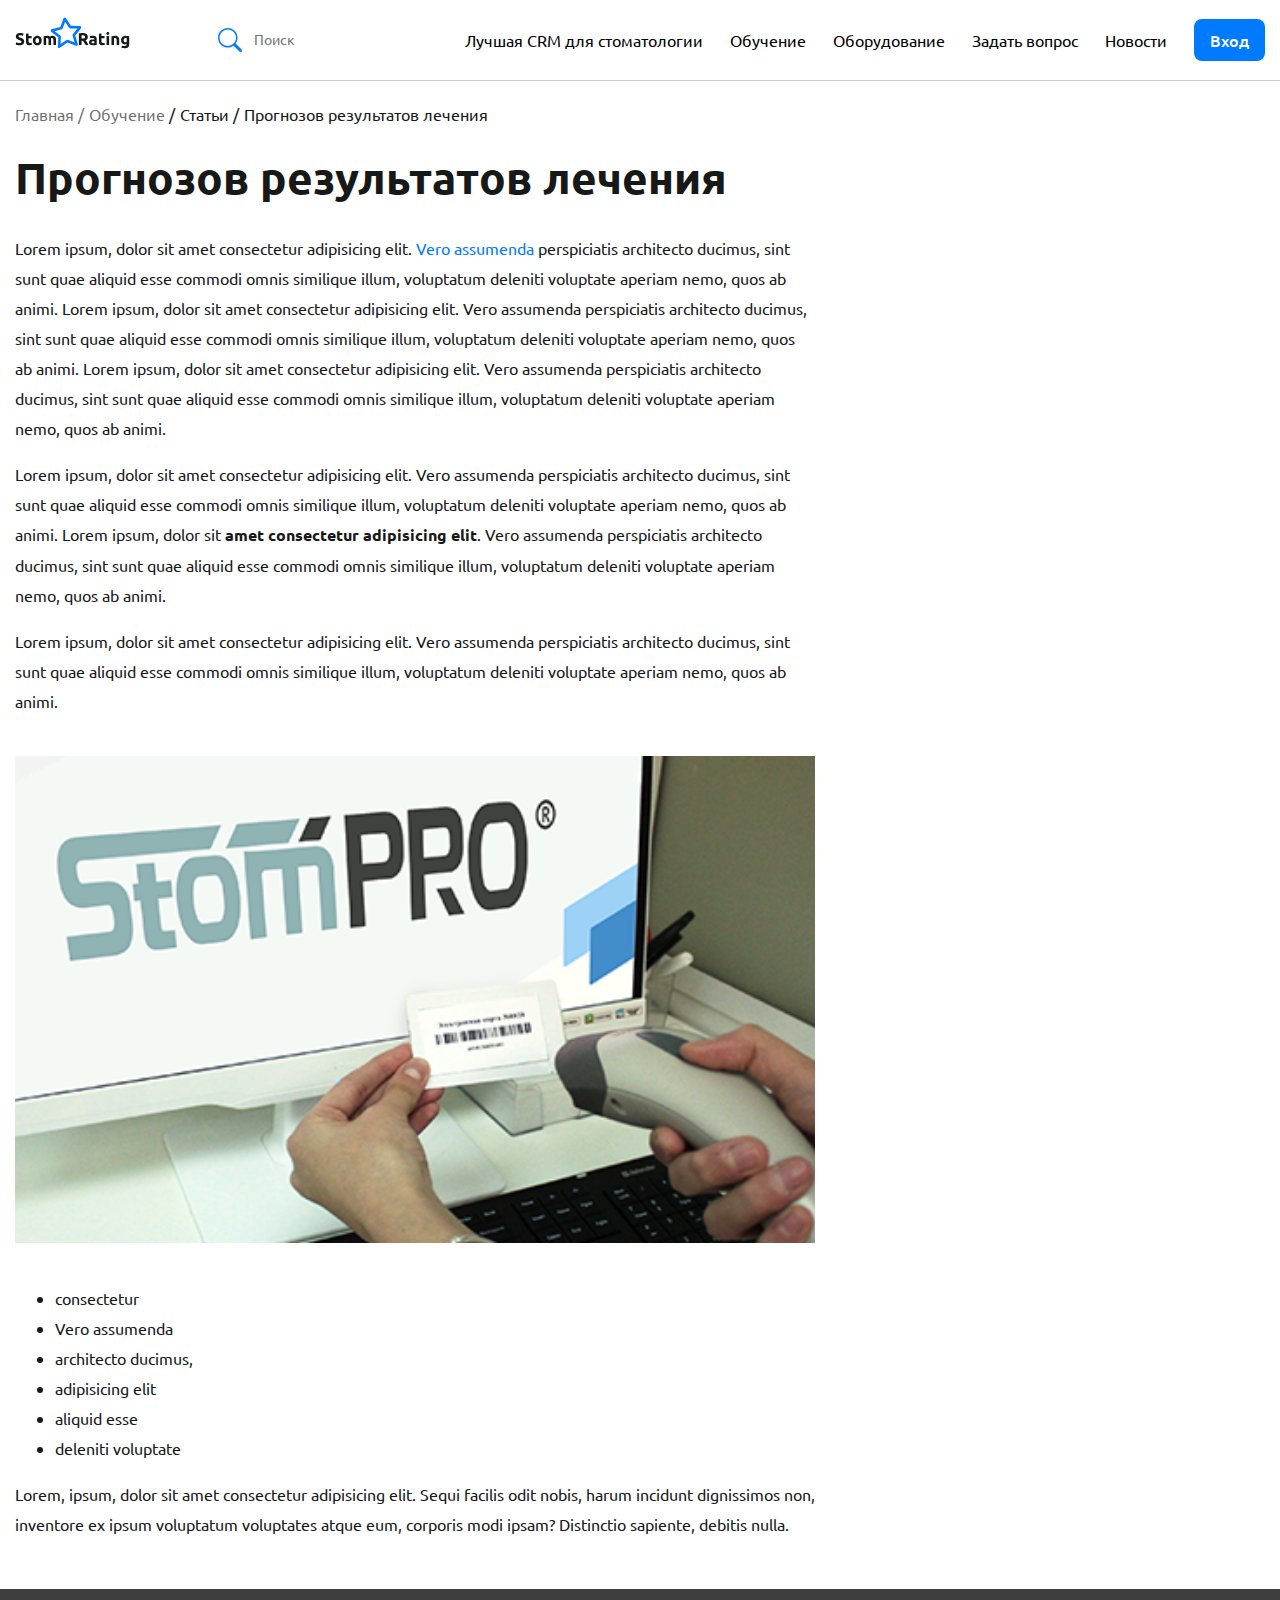
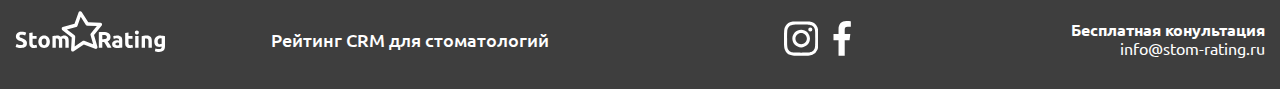
<file: article.html>
<!DOCTYPE html>
<html lang="ru">
	<head>
		<meta charset="UTF-8">
		<title>Stom Rating</title>
		<meta name="format-detection" content="telephone=no">
		<meta name="viewport" content="width=device-width, initial-scale=1.0">
		<!-- <meta name="robots" content="noindex, nofollow"> -->
		<!-- <meta name="viewport" content="width=device-width, initial-scale=1.0, maximum-scale=1.0, user-scalable=0"> -->
		<!-- <link rel="shortcut icon" href="favicon.ico"> -->
	
		<link rel="stylesheet" href="css/style.min.css">
	</head>
	<body>
		<div class="wrapper articles">
			<header class="header" id="header">
	<div class="container">
		<div class="header__body">
			<div class="header__column header__column_1">
				<div class="header__logo logo">
					<a href="index.html">
						<img src="img/logo/logo.svg" alt="">
					</a>
				</div>
			</div>
			<div class="header__column header__column_2">
				<form action="/" class="search">
					<div class="search__item">
						<label class="search__icon" for="search">
							<img src="img/icons/Search.svg" alt="serch">
						</label>
						<input id="search" autocomplete="off" type="text" name="form[]" placeholder="Поиск" class="input">
						<button class="" type="submit"><span><img src="img/icons/Search.svg" alt="btn"></span></button>
					</div>
				</form>
			</div>
			<div class="header__column header__column_3">
				<nav class="header__nav nav">
					<ul>
						<li>
							<a href="#">Лучшая CRM для стоматологии</a>
						</li>
						<li>
							<a href="#">Обучение</a>
						</li>
						<li>
							<a href="#">Оборудование</a>
						</li>
						<li>
							<a href="#">Задать вопрос</a>
						</li>
						<li>
							<a href="#">Новости</a>
						</li>
						<li>
							<a class="btn-default" href="#">Вход</a>
						</li>
					</ul>
				</nav>
			</div>
			<div class="header__column header__column_4">
				<div class="header__burger">
					<div class="burger-wrap">
						<div class="burger" data-activEl="nav">
							<span></span>
							<span></span>
							<span></span>
							<span></span>
						</div>
					</div>
				</div>
			</div>
		</div>
	</div>
</header>
			<main class="page">
					<div class="container">
						<ul class="breadcrumbs">
							<li><a href="#">Главная</a></li>
							<li><a href="#">Обучение</a></li>
							<li class="active">Статьи</li>
							<li class="active">Прогнозов результатов лечения</li>
						</ul>
					</div>


				<section class="articles-block">

					<div class="container">
						<h1 class="title">
							Прогнозов результатов лечения
						</h1>


						<p>
							Lorem ipsum, dolor sit amet consectetur adipisicing elit. <a class="link" href="#">Vero assumenda </a>perspiciatis architecto ducimus, sint sunt quae aliquid esse commodi omnis similique illum, voluptatum deleniti voluptate aperiam nemo, quos ab animi.
							Lorem ipsum, dolor sit amet consectetur adipisicing elit. Vero assumenda perspiciatis architecto ducimus, sint sunt quae aliquid esse commodi omnis similique illum, voluptatum deleniti voluptate aperiam nemo, quos ab animi.
							Lorem ipsum, dolor sit amet consectetur adipisicing elit. Vero assumenda perspiciatis architecto ducimus, sint sunt quae aliquid esse commodi omnis similique illum, voluptatum deleniti voluptate aperiam nemo, quos ab animi.
						</p>
						<p>
							Lorem ipsum, dolor sit amet consectetur adipisicing elit. Vero assumenda perspiciatis architecto ducimus, sint sunt quae aliquid esse commodi omnis similique illum, voluptatum deleniti voluptate aperiam nemo, quos ab animi.
							Lorem ipsum, dolor sit <strong>amet consectetur adipisicing elit</strong>. Vero assumenda perspiciatis architecto ducimus, sint sunt quae aliquid esse commodi omnis similique illum, voluptatum deleniti voluptate aperiam nemo, quos ab animi.
						</p>
						<p>
							Lorem ipsum, dolor sit amet consectetur adipisicing elit. Vero assumenda perspiciatis architecto ducimus, sint sunt quae aliquid esse commodi omnis similique illum, voluptatum deleniti voluptate aperiam nemo, quos ab animi.
						</p>

						<figure>
							<img src="img/article.png" alt="img">
						</figure>

						<ul>
							<li>
								consectetur
							</li>
							<li>
								Vero assumenda
							</li>
							<li>
								 architecto ducimus,
							</li>
							<li>
								adipisicing elit
							</li>
							<li>
								aliquid esse
							</li>
							<li>
								deleniti voluptate
							</li>
						</ul>

						<p>
							Lorem, ipsum, dolor sit amet consectetur adipisicing elit. Sequi facilis odit nobis, harum incidunt dignissimos non, inventore ex ipsum voluptatum voluptates atque eum, corporis modi ipsam? Distinctio sapiente, debitis nulla.
						</p>
					</div>
				</section>
			</main>
			<footer class="footer">
	<div class="container">
		<div class="footer__body">
			<div class="footer__column footer__column_1">
				<div class="footer__logo">
					<a href="#">
						<img src="img/logo/logo-white.svg" alt="logo">
					</a>
				</div>
			</div>
			<div class="footer__column footer__column_2">
				<div class="footer__title">
					Рейтинг CRM для стоматологий
				</div>
			</div>
			<div class="footer__column footer__column_3">
				<ul class="footer__social">
					<li>
						<a href="#" class="footer__social-link">
							<img class="img-svg" src="img/icons/instagram.svg" alt="">
						</a>
					</li>
					<li>
						<a href="#" class="footer__social-link">
							<img class="img-svg" src="img/icons/facebook.svg" alt="">
						</a>
					</li>
				</ul>
			</div>
			<div class="footer__column footer__column_4">
				<div class="footer__email">
					<span>Бесплатная конультация</span>
					<a href="mailto:info@stom-rating.ru">info@stom-rating.ru</a>
				</div>
			</div>
		</div>
	</div>
</footer>
		</div>
		<script src="js/libs.min.js"></script>
		<script src="js/main.min.js"></script>
	</body>
</html>
</file>
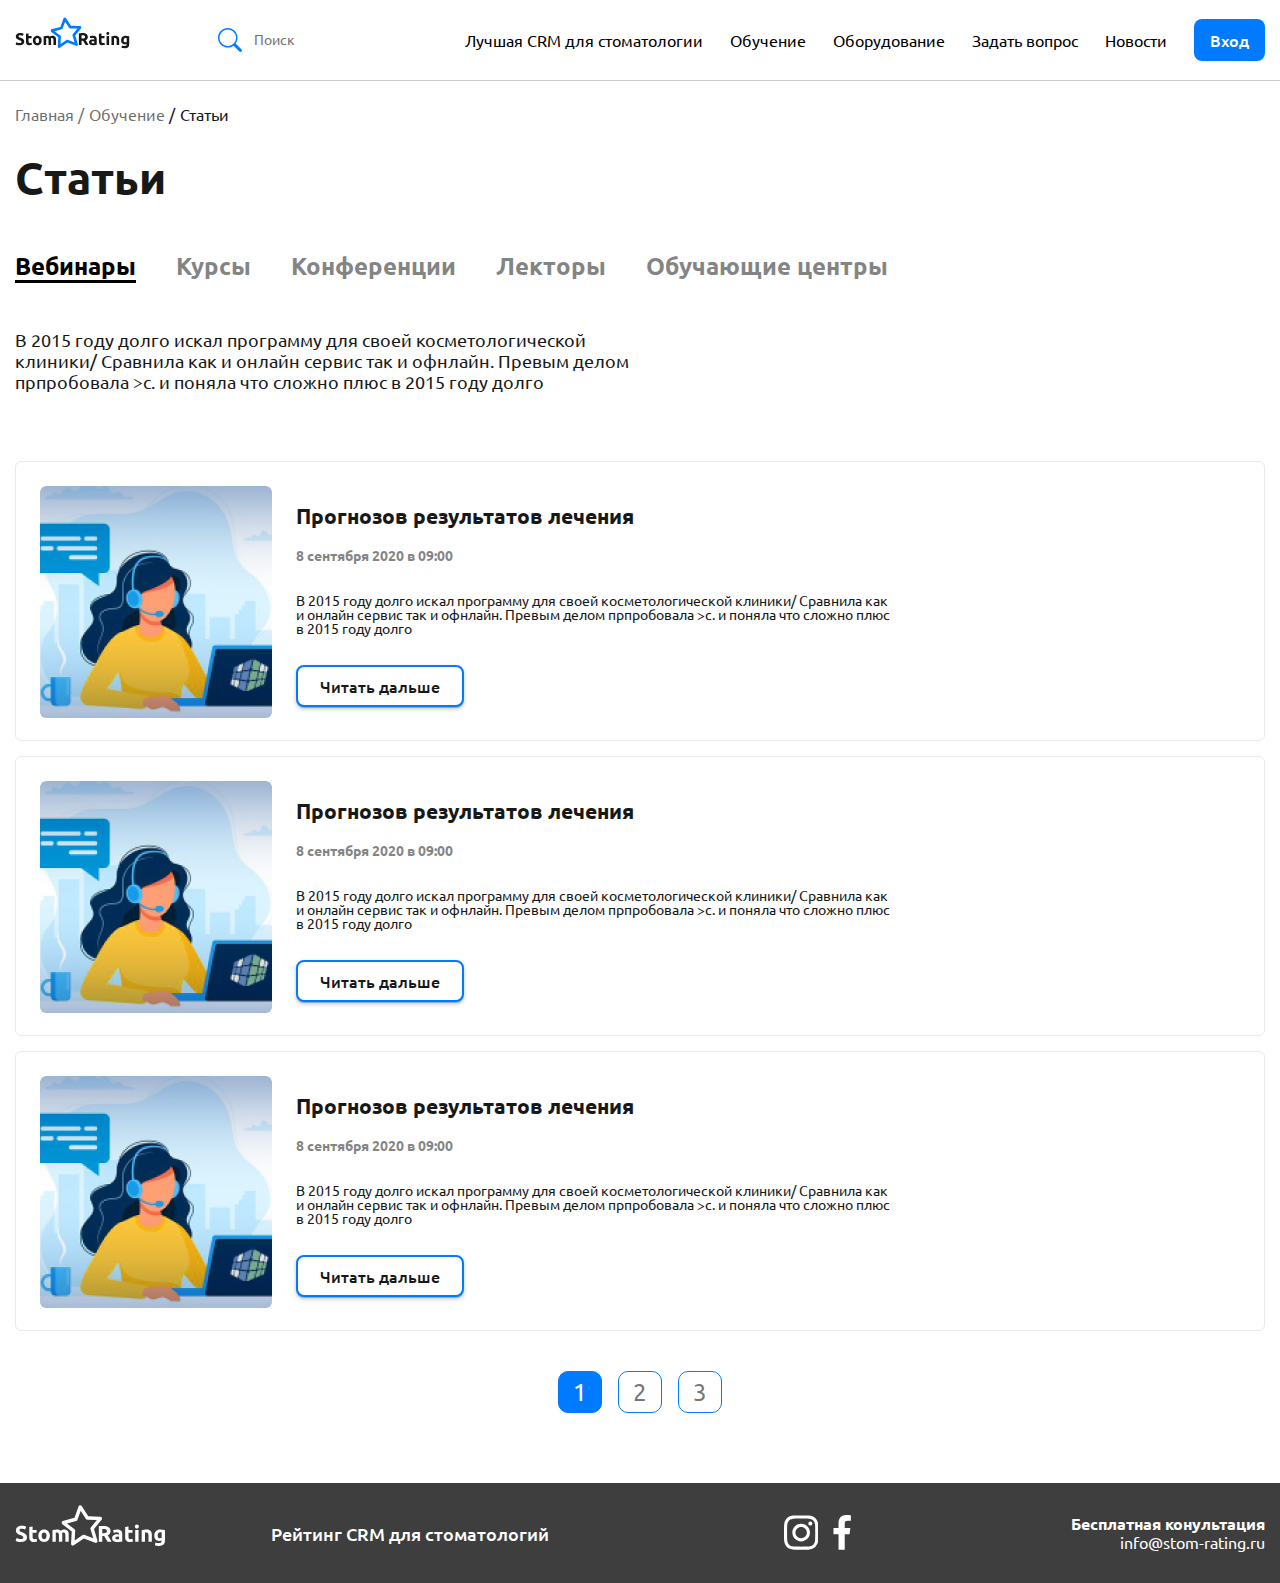
<file: articles-page.html>
<!DOCTYPE html>
<html lang="ru">
	<head>
		<meta charset="UTF-8">
		<title>Stom Rating</title>
		<meta name="format-detection" content="telephone=no">
		<meta name="viewport" content="width=device-width, initial-scale=1.0">
		<!-- <meta name="robots" content="noindex, nofollow"> -->
		<!-- <meta name="viewport" content="width=device-width, initial-scale=1.0, maximum-scale=1.0, user-scalable=0"> -->
		<!-- <link rel="shortcut icon" href="favicon.ico"> -->
	
		<link rel="stylesheet" href="css/style.min.css">
	</head>
	<body>
		<div class="wrapper articles-page">
			<header class="header" id="header">
	<div class="container">
		<div class="header__body">
			<div class="header__column header__column_1">
				<div class="header__logo logo">
					<a href="index.html">
						<img src="img/logo/logo.svg" alt="">
					</a>
				</div>
			</div>
			<div class="header__column header__column_2">
				<form action="/" class="search">
					<div class="search__item">
						<label class="search__icon" for="search">
							<img src="img/icons/Search.svg" alt="serch">
						</label>
						<input id="search" autocomplete="off" type="text" name="form[]" placeholder="Поиск" class="input">
						<button class="" type="submit"><span><img src="img/icons/Search.svg" alt="btn"></span></button>
					</div>
				</form>
			</div>
			<div class="header__column header__column_3">
				<nav class="header__nav nav">
					<ul>
						<li>
							<a href="#">Лучшая CRM для стоматологии</a>
						</li>
						<li>
							<a href="#">Обучение</a>
						</li>
						<li>
							<a href="#">Оборудование</a>
						</li>
						<li>
							<a href="#">Задать вопрос</a>
						</li>
						<li>
							<a href="#">Новости</a>
						</li>
						<li>
							<a class="btn-default" href="#">Вход</a>
						</li>
					</ul>
				</nav>
			</div>
			<div class="header__column header__column_4">
				<div class="header__burger">
					<div class="burger-wrap">
						<div class="burger" data-activEl="nav">
							<span></span>
							<span></span>
							<span></span>
							<span></span>
						</div>
					</div>
				</div>
			</div>
		</div>
	</div>
</header>
			<main class="page">
				<div class="container">
					<ul class="breadcrumbs">
						<li><a href="#">Главная</a></li>
						<li><a href="#">Обучение</a></li>
						<li class="active">Статьи</li>
					</ul>
				</div>

				<div class="container">
					<h1 class="title">
						Статьи
					</h1>
				</div>

				<section class="webinar-categories-block">
					<div class="container">
						<div class="webinar-categories-block__head">
							<ul class="webinar-categories-block__nav">
								<li class="active"><a href="#">Вебинары</a></li>
								<li><a href="#">Курсы</a></li>
								<li><a href="#">Конференции</a></li>
								<li><a href="#">Лекторы</a></li>
								<li><a href="#">Обучающие центры</a></li>
							</ul>
							<p>
								В 2015 году долго искал программу для  своей косметологической клиники/ Сравнила как и онлайн сервис так и офнлайн. Превым делом прпробовала >с. и поняла что сложно плюс в 2015 году долго
							</p>
						</div>
						<ul class="webinar-categories-block__cards">
							<li>
								<div class="card-webinar-categories">
									<div class="card-webinar-categories__inner">
										<div class="card-webinar-categories__column card-webinar-categories__column_1">
											<div class="card-webinar-categories__img ibg">
												<img src="img/product/product-img-2.jpg" alt="img">
											</div>
										</div>
										<div class="card-webinar-categories__column card-webinar-categories__column_2">
											<div class="card-webinar-categories__title">
												Прогнозов результатов лечения
											</div>
											<div class="card-webinar-categories__time">
												8 сентября 2020 в 09:00
											</div>
											<div class="card-webinar-categories__text-preview">
												В 2015 году долго искал программу для своей косметологической клиники/ Сравнила как и онлайн сервис так и офнлайн. Превым делом прпробовала >с. и поняла что сложно плюс в 2015 году долго
											</div>
											<div class="card-webinar-categories__more-detail">
												<a class="btn-default-2" href="#">Читать дальше</a>
											</div>
										</div>
									</div>
								</div>
							</li>

							<li>
								<div class="card-webinar-categories">
									<div class="card-webinar-categories__inner">
										<div class="card-webinar-categories__column card-webinar-categories__column_1">
											<div class="card-webinar-categories__img ibg">
												<img src="img/product/product-img-2.jpg" alt="img">
											</div>
										</div>
										<div class="card-webinar-categories__column card-webinar-categories__column_2">
											<div class="card-webinar-categories__title">
												Прогнозов результатов лечения
											</div>
											<div class="card-webinar-categories__time">
												8 сентября 2020 в 09:00
											</div>
											<div class="card-webinar-categories__text-preview">
												В 2015 году долго искал программу для своей косметологической клиники/ Сравнила как и онлайн сервис так и офнлайн. Превым делом прпробовала >с. и поняла что сложно плюс в 2015 году долго
											</div>
											<div class="card-webinar-categories__more-detail">
												<a class="btn-default-2" href="#">Читать дальше</a>
											</div>
										</div>
									</div>
								</div>
							</li>

							<li>
								<div class="card-webinar-categories">
									<div class="card-webinar-categories__inner">
										<div class="card-webinar-categories__column card-webinar-categories__column_1">
											<div class="card-webinar-categories__img ibg">
												<img src="img/product/product-img-2.jpg" alt="img">
											</div>
										</div>
										<div class="card-webinar-categories__column card-webinar-categories__column_2">
											<div class="card-webinar-categories__title">
												Прогнозов результатов лечения
											</div>
											<div class="card-webinar-categories__time">
												8 сентября 2020 в 09:00
											</div>
											<div class="card-webinar-categories__text-preview">
												В 2015 году долго искал программу для своей косметологической клиники/ Сравнила как и онлайн сервис так и офнлайн. Превым делом прпробовала >с. и поняла что сложно плюс в 2015 году долго
											</div>
											<div class="card-webinar-categories__more-detail">
												<a class="btn-default-2" href="#">Читать дальше</a>
											</div>
										</div>
									</div>
								</div>
							</li>
						</ul>
						<ul class="webinar-categories-block__pagination">
							<li class="active"><a href="#">1</a></li>
							<li><a href="#">2</a></li>
							<li><a href="#">3</a></li>
						</ul>
					</div>
				</section>	

			</main>
			<footer class="footer">
	<div class="container">
		<div class="footer__body">
			<div class="footer__column footer__column_1">
				<div class="footer__logo">
					<a href="#">
						<img src="img/logo/logo-white.svg" alt="logo">
					</a>
				</div>
			</div>
			<div class="footer__column footer__column_2">
				<div class="footer__title">
					Рейтинг CRM для стоматологий
				</div>
			</div>
			<div class="footer__column footer__column_3">
				<ul class="footer__social">
					<li>
						<a href="#" class="footer__social-link">
							<img class="img-svg" src="img/icons/instagram.svg" alt="">
						</a>
					</li>
					<li>
						<a href="#" class="footer__social-link">
							<img class="img-svg" src="img/icons/facebook.svg" alt="">
						</a>
					</li>
				</ul>
			</div>
			<div class="footer__column footer__column_4">
				<div class="footer__email">
					<span>Бесплатная конультация</span>
					<a href="mailto:info@stom-rating.ru">info@stom-rating.ru</a>
				</div>
			</div>
		</div>
	</div>
</footer>
		</div>
		<script src="js/libs.min.js"></script>
		<script src="js/main.min.js"></script>
	</body>
</html>
</file>
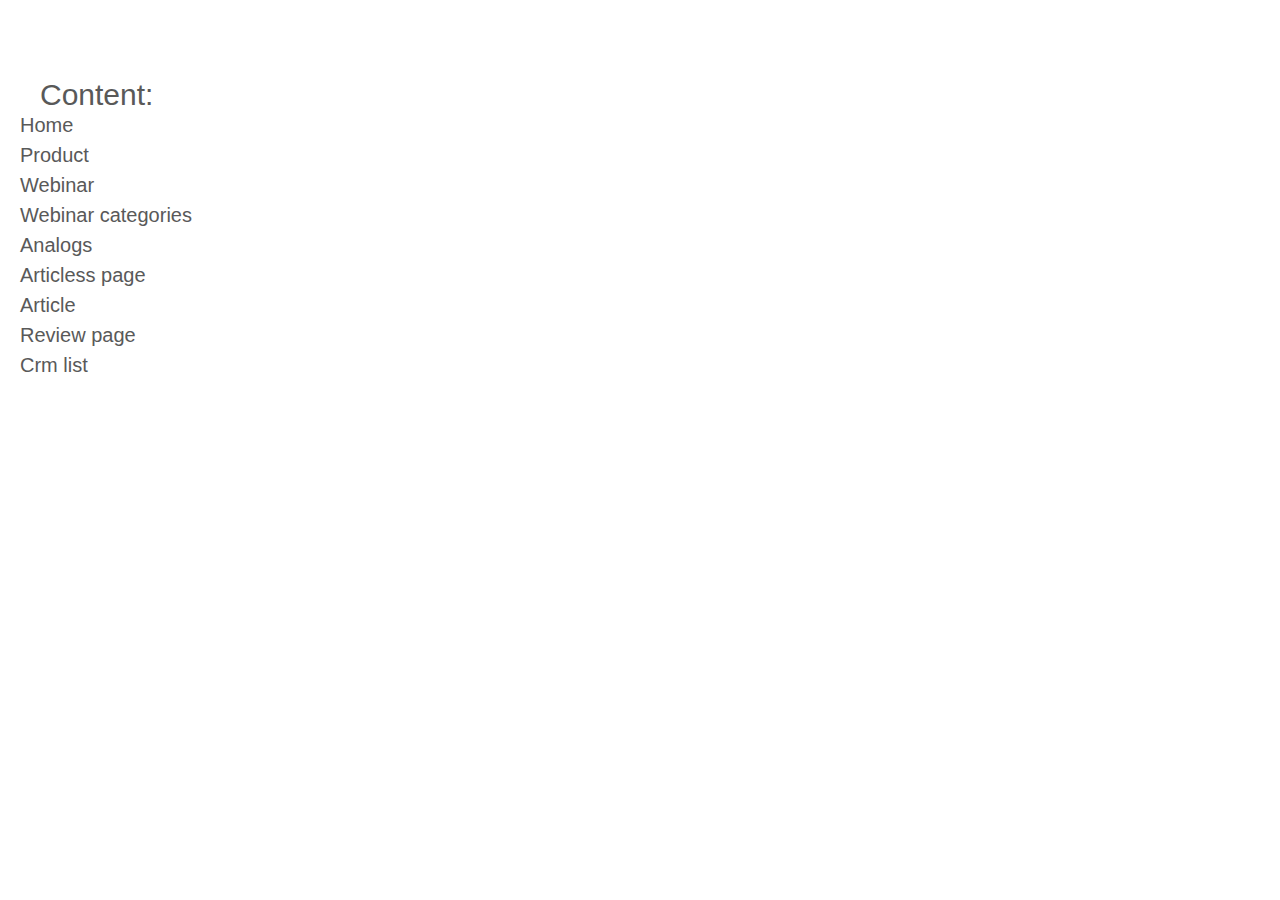
<file: contentPage.html>
<!DOCTYPE html><html lang="en"><head>
    <meta charset="UTF-8">
    <title>Content</title>
    <meta name="format-detection" content="telephone=no">
    <meta name="viewport" content="width=device-width, initial-scale=1.0">
    <style>
        p, h2{
            font-family: 'Conv_Lato-Regular', sans-serif;
            font-size: 30px !important;
            font-weight: 700;
            color: #595959;
            margin-left: 40px;
        }

        li{
            list-style-type: none;
            counter-increment: li;
            position: relative;
            padding-left: 20px;
        }
        ol li::before {
            content: counter(li) ;
            display: inline-block;
            width: 10px;
            margin-right: 8px;
            margin-left: -17px;
            position: absolute;
            font-size: 20px;
            font-weight: 600;
            line-height: 24px;
            top: 3px;
            left: -10px;
            color: #595959;
            font-family: 'Conv_Lato-Regular', sans-serif;
        }
        li a{
            text-decoration: none;
            font-family: 'Conv_Lato-Regular', sans-serif;
            font-size: 20px;
            font-weight: 500;
            color: #595959;
            line-height: 30px;
        }

        li a:hover{
            color: #ff3448;
        }
    </style>
    <link rel="stylesheet" href="css/style.min.css">
</head>
    <body><h2>Content:</h2><ol>
        <li><a href="index.html">Home</a></li>
        <li><a href="product-page.html">Product</a></li>
        <li><a href="webinar-page.html">Webinar</a></li>
        <li><a href="webinar-categories.html">Webinar categories</a></li>
        <li><a href="analogs.html">Analogs</a></li>
        <li><a href="articles-page.html">Articless page</a></li>
        <li><a href="article.html">Article</a></li>
        <li><a href="review-page.html">Review page</a></li>
        <li><a href="crm-list.html">Crm list</a></li>
    </ol>
    <script src="js/libs.min.js"></script>
    <script src="js/main.min.js"></script>
</body>
</html>
</file>
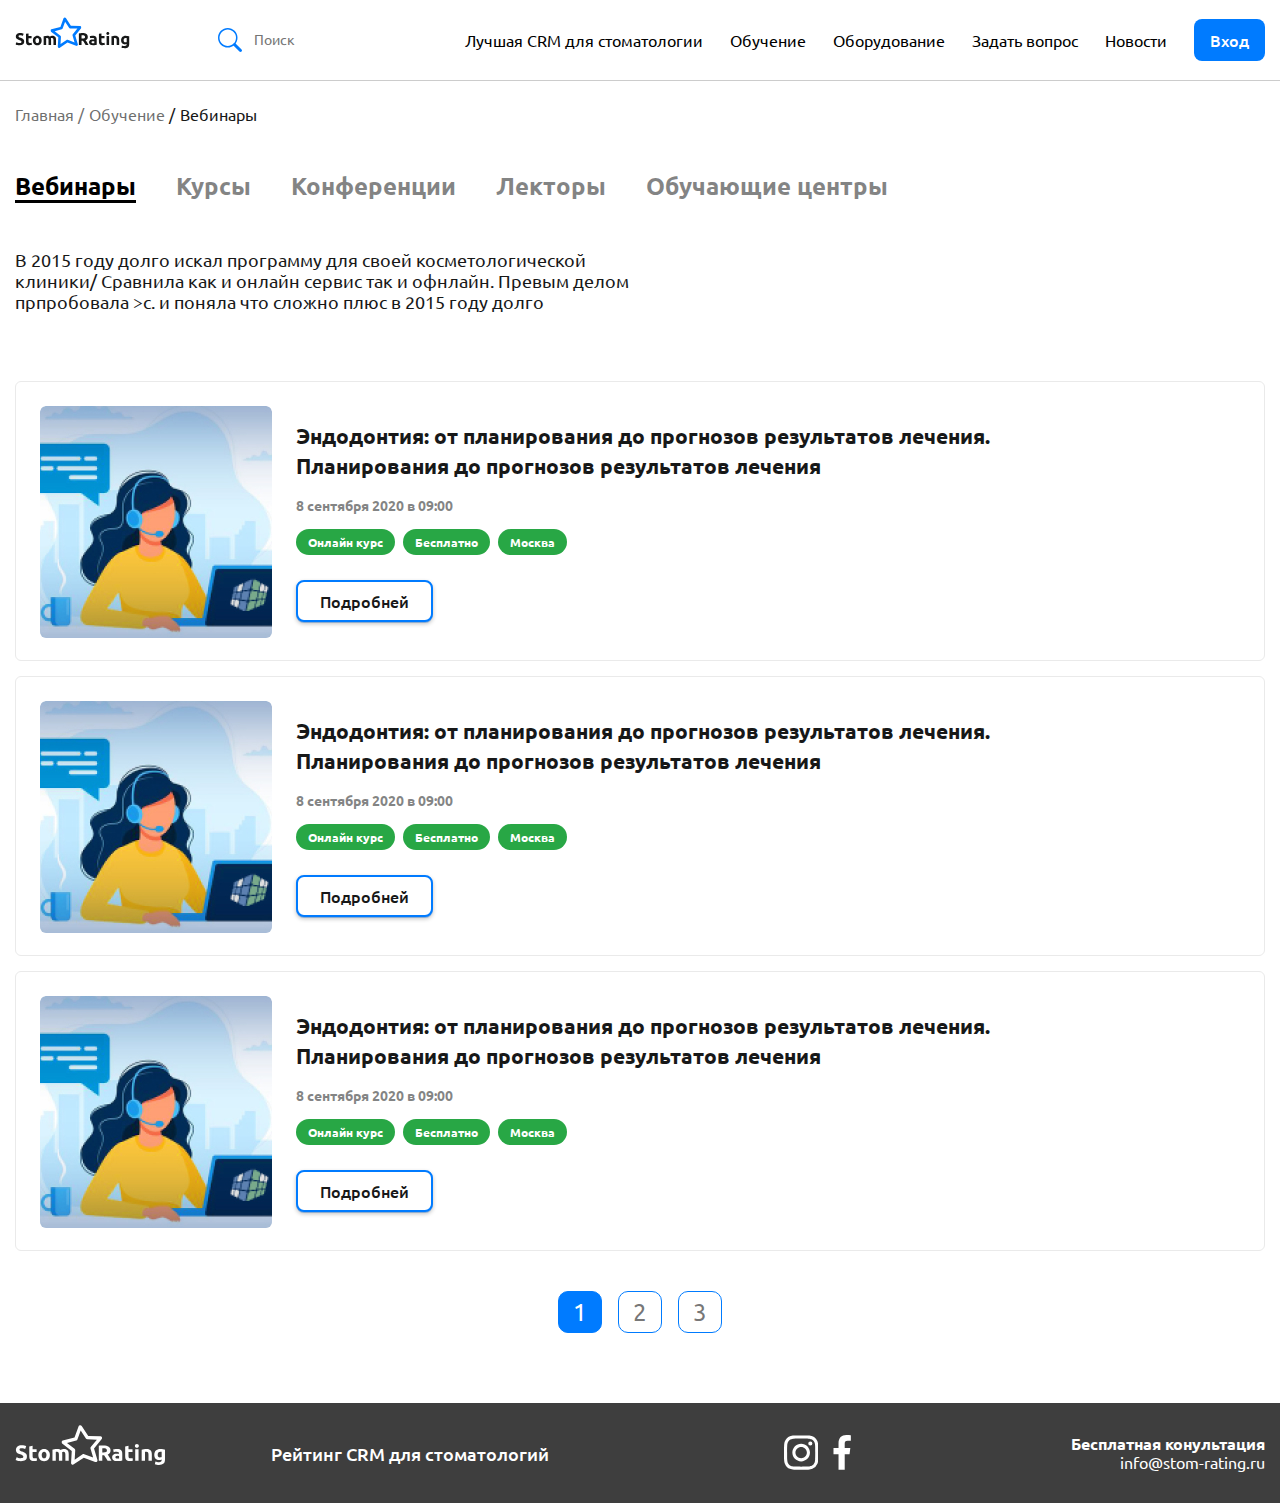
<file: webinar-categories.html>
<!DOCTYPE html>
<html lang="ru">
	<head>
		<meta charset="UTF-8">
		<title>Stom Rating</title>
		<meta name="format-detection" content="telephone=no">
		<meta name="viewport" content="width=device-width, initial-scale=1.0">
		<!-- <meta name="robots" content="noindex, nofollow"> -->
		<!-- <meta name="viewport" content="width=device-width, initial-scale=1.0, maximum-scale=1.0, user-scalable=0"> -->
		<!-- <link rel="shortcut icon" href="favicon.ico"> -->
	
		<link rel="stylesheet" href="css/style.min.css">
	</head>
	<body>
		<div class="wrapper webinar-categories">
			<header class="header" id="header">
	<div class="container">
		<div class="header__body">
			<div class="header__column header__column_1">
				<div class="header__logo logo">
					<a href="index.html">
						<img src="img/logo/logo.svg" alt="">
					</a>
				</div>
			</div>
			<div class="header__column header__column_2">
				<form action="/" class="search">
					<div class="search__item">
						<label class="search__icon" for="search">
							<img src="img/icons/Search.svg" alt="serch">
						</label>
						<input id="search" autocomplete="off" type="text" name="form[]" placeholder="Поиск" class="input">
						<button class="" type="submit"><span><img src="img/icons/Search.svg" alt="btn"></span></button>
					</div>
				</form>
			</div>
			<div class="header__column header__column_3">
				<nav class="header__nav nav">
					<ul>
						<li>
							<a href="#">Лучшая CRM для стоматологии</a>
						</li>
						<li>
							<a href="#">Обучение</a>
						</li>
						<li>
							<a href="#">Оборудование</a>
						</li>
						<li>
							<a href="#">Задать вопрос</a>
						</li>
						<li>
							<a href="#">Новости</a>
						</li>
						<li>
							<a class="btn-default" href="#">Вход</a>
						</li>
					</ul>
				</nav>
			</div>
			<div class="header__column header__column_4">
				<div class="header__burger">
					<div class="burger-wrap">
						<div class="burger" data-activEl="nav">
							<span></span>
							<span></span>
							<span></span>
							<span></span>
						</div>
					</div>
				</div>
			</div>
		</div>
	</div>
</header>
			<main class="page">
				<div class="container">
					<ul class="breadcrumbs">
						<li><a href="#">Главная</a></li>
						<li><a href="#">Обучение</a></li>
						<li class="active">Вебинары</li>
					</ul>
				</div>

				<section class="webinar-categories-block">
					<div class="container">
						<div class="webinar-categories-block__head">
							<ul class="webinar-categories-block__nav">
								<li class="active"><a href="#">Вебинары</a></li>
								<li><a href="#">Курсы</a></li>
								<li><a href="#">Конференции</a></li>
								<li><a href="#">Лекторы</a></li>
								<li><a href="#">Обучающие центры</a></li>
							</ul>
							<p>
								В 2015 году долго искал программу для  своей косметологической клиники/ Сравнила как и онлайн сервис так и офнлайн. Превым делом прпробовала >с. и поняла что сложно плюс в 2015 году долго
							</p>
						</div>
						<ul class="webinar-categories-block__cards">
							<li>
								<div class="card-webinar-categories">
									<div class="card-webinar-categories__inner">
										<div class="card-webinar-categories__column card-webinar-categories__column_1">
											<div class="card-webinar-categories__img ibg">
												<img src="img/product/product-img-2.jpg" alt="img">
											</div>
										</div>
										<div class="card-webinar-categories__column card-webinar-categories__column_2">
											<div class="card-webinar-categories__title">
												Эндодонтия: от планирования до прогнозов результатов лечения.
												Планирования до прогнозов результатов лечения
											</div>
											<div class="card-webinar-categories__time">
												8 сентября 2020 в 09:00
											</div>
											<div class="card-webinar-categories__btn-wrap">
												<div class="card-webinar-categories__btn-link">
													<a class="green-btn" href="#">Онлайн курс</a>
												</div>
												<div class="card-webinar-categories__btn-link">
													<a class="green-btn" href="#">Бесплатно</a>
												</div>
												<div class="card-webinar-categories__btn-link">
													<a class="green-btn" href="#">Москва</a>
												</div>
											</div>
											<div class="card-webinar-categories__more-detail">
												<a class="btn-default-2" href="#">Подробней</a>
											</div>
										</div>
									</div>
								</div>
							</li>

							<li>
								<div class="card-webinar-categories">
									<div class="card-webinar-categories__inner">
										<div class="card-webinar-categories__column card-webinar-categories__column_1">
											<div class="card-webinar-categories__img ibg">
												<img src="img/product/product-img-2.jpg" alt="img">
											</div>
										</div>
										<div class="card-webinar-categories__column card-webinar-categories__column_2">
											<div class="card-webinar-categories__title">
												Эндодонтия: от планирования до прогнозов результатов лечения.
												Планирования до прогнозов результатов лечения
											</div>
											<div class="card-webinar-categories__time">
												8 сентября 2020 в 09:00
											</div>
											<div class="card-webinar-categories__btn-wrap">
												<div class="card-webinar-categories__btn-link">
													<a class="green-btn" href="#">Онлайн курс</a>
												</div>
												<div class="card-webinar-categories__btn-link">
													<a class="green-btn" href="#">Бесплатно</a>
												</div>
												<div class="card-webinar-categories__btn-link">
													<a class="green-btn" href="#">Москва</a>
												</div>
											</div>
											<div class="card-webinar-categories__more-detail">
												<a class="btn-default-2" href="#">Подробней</a>
											</div>
										</div>
									</div>
								</div>
							</li>

							<li>
								<div class="card-webinar-categories">
									<div class="card-webinar-categories__inner">
										<div class="card-webinar-categories__column card-webinar-categories__column_1">
											<div class="card-webinar-categories__img ibg">
												<img src="img/product/product-img-2.jpg" alt="img">
											</div>
										</div>
										<div class="card-webinar-categories__column card-webinar-categories__column_2">
											<div class="card-webinar-categories__title">
												Эндодонтия: от планирования до прогнозов результатов лечения.
												Планирования до прогнозов результатов лечения
											</div>
											<div class="card-webinar-categories__time">
												8 сентября 2020 в 09:00
											</div>
											<div class="card-webinar-categories__btn-wrap">
												<div class="card-webinar-categories__btn-link">
													<a class="green-btn" href="#">Онлайн курс</a>
												</div>
												<div class="card-webinar-categories__btn-link">
													<a class="green-btn" href="#">Бесплатно</a>
												</div>
												<div class="card-webinar-categories__btn-link">
													<a class="green-btn" href="#">Москва</a>
												</div>
											</div>
											<div class="card-webinar-categories__more-detail">
												<a class="btn-default-2" href="#">Подробней</a>
											</div>
										</div>
									</div>
								</div>
							</li>
						</ul>
						<ul class="webinar-categories-block__pagination">
							<li class="active"><a href="#">1</a></li>
							<li><a href="#">2</a></li>
							<li><a href="#">3</a></li>
						</ul>
					</div>
				</section>	

			</main>
			<footer class="footer">
	<div class="container">
		<div class="footer__body">
			<div class="footer__column footer__column_1">
				<div class="footer__logo">
					<a href="#">
						<img src="img/logo/logo-white.svg" alt="logo">
					</a>
				</div>
			</div>
			<div class="footer__column footer__column_2">
				<div class="footer__title">
					Рейтинг CRM для стоматологий
				</div>
			</div>
			<div class="footer__column footer__column_3">
				<ul class="footer__social">
					<li>
						<a href="#" class="footer__social-link">
							<img class="img-svg" src="img/icons/instagram.svg" alt="">
						</a>
					</li>
					<li>
						<a href="#" class="footer__social-link">
							<img class="img-svg" src="img/icons/facebook.svg" alt="">
						</a>
					</li>
				</ul>
			</div>
			<div class="footer__column footer__column_4">
				<div class="footer__email">
					<span>Бесплатная конультация</span>
					<a href="mailto:info@stom-rating.ru">info@stom-rating.ru</a>
				</div>
			</div>
		</div>
	</div>
</footer>
		</div>
		<script src="js/libs.min.js"></script>
		<script src="js/main.min.js"></script>
	</body>
</html>
</file>
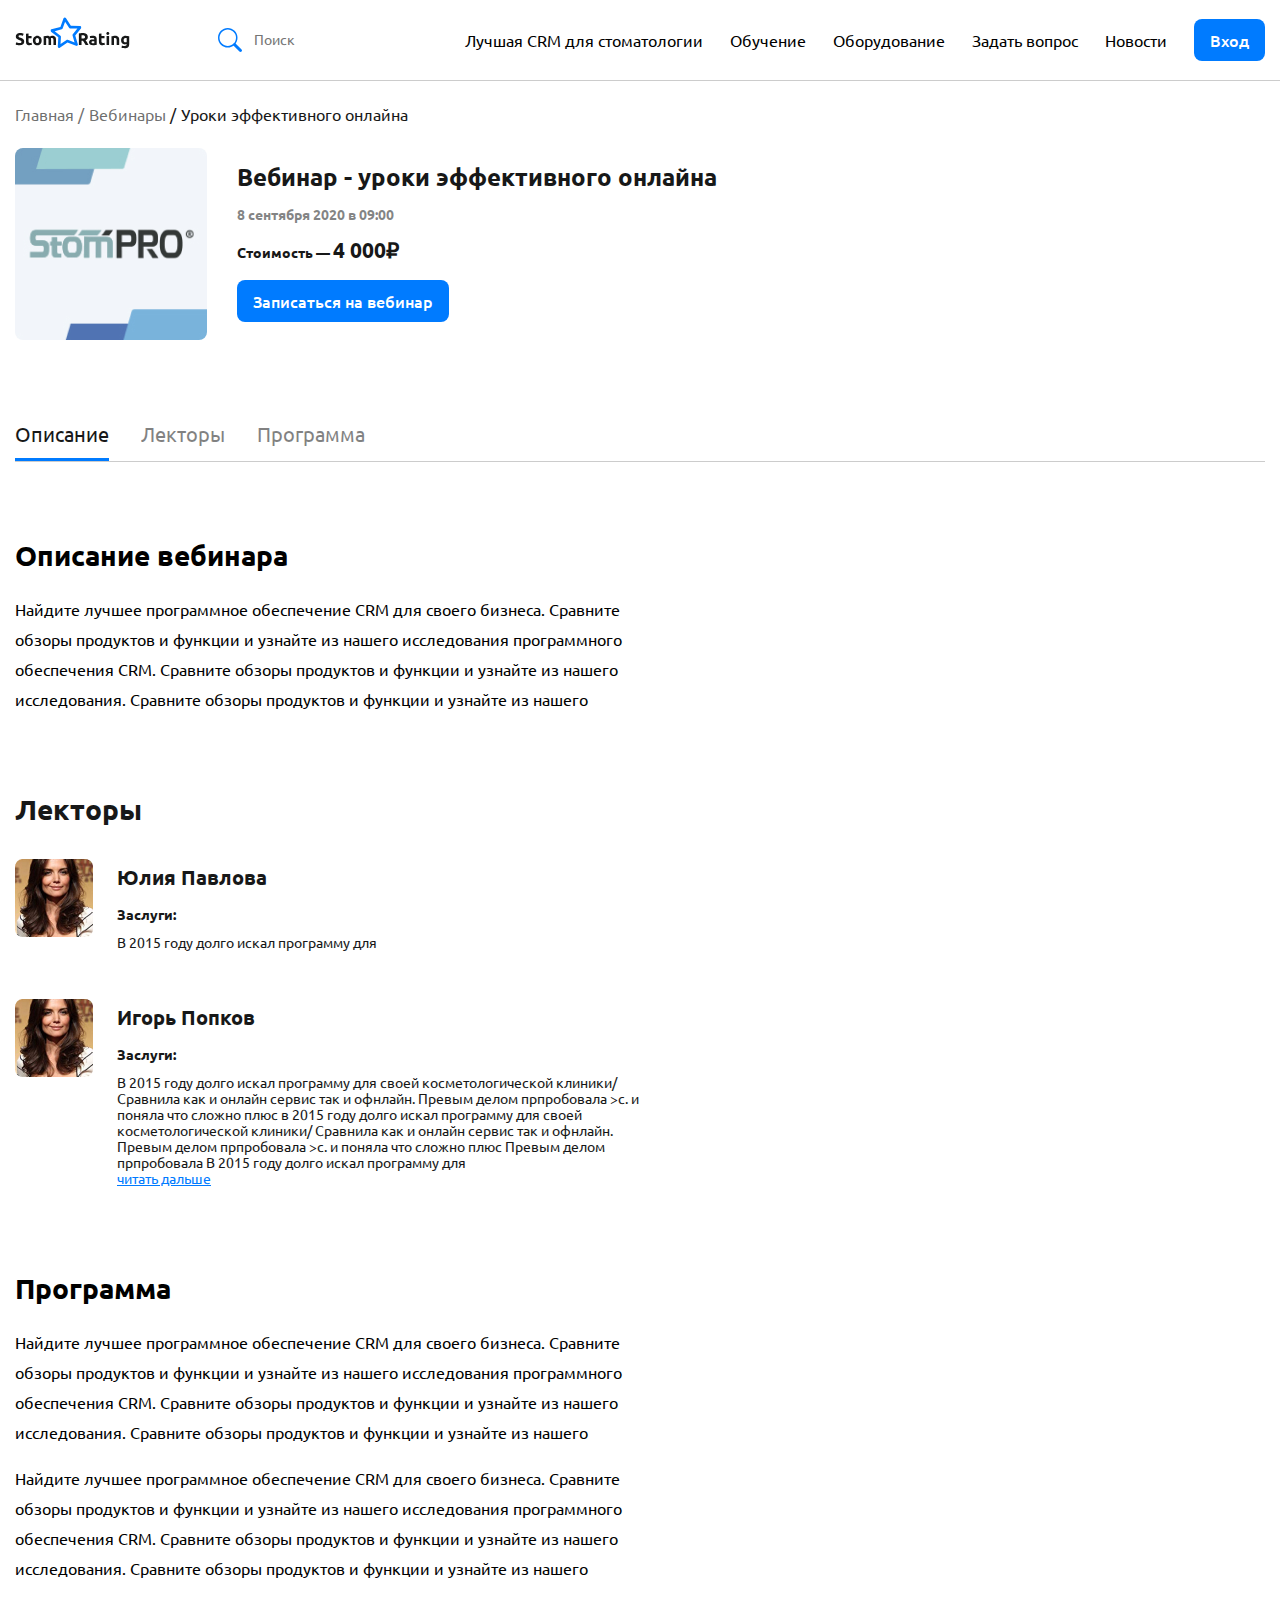
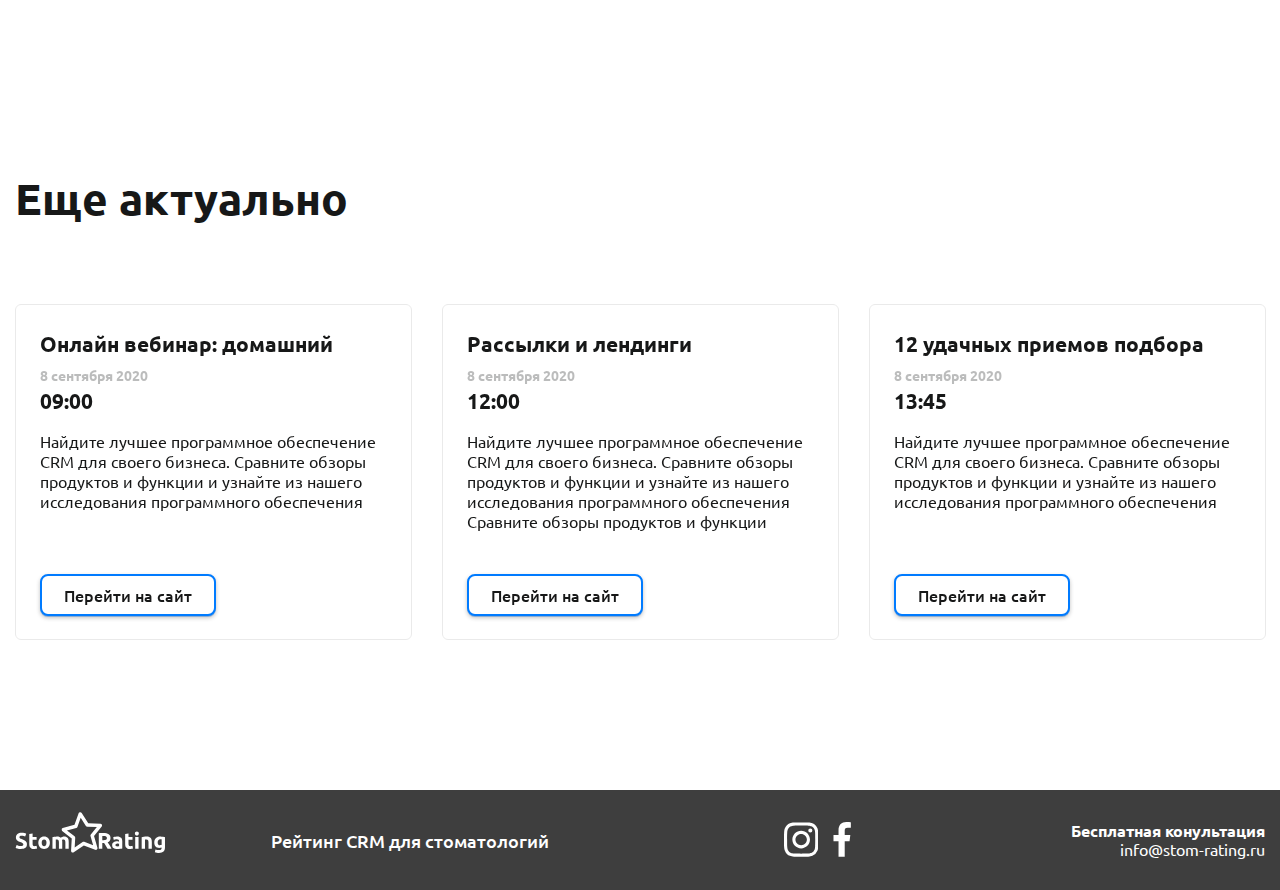
<file: webinar-page.html>
<!DOCTYPE html>
<html lang="ru">
	<head>
		<meta charset="UTF-8">
		<title>Stom Rating</title>
		<meta name="format-detection" content="telephone=no">
		<meta name="viewport" content="width=device-width, initial-scale=1.0">
		<!-- <meta name="robots" content="noindex, nofollow"> -->
		<!-- <meta name="viewport" content="width=device-width, initial-scale=1.0, maximum-scale=1.0, user-scalable=0"> -->
		<!-- <link rel="shortcut icon" href="favicon.ico"> -->
	
		<link rel="stylesheet" href="css/style.min.css">
	</head>
	<body>
		<div class="wrapper webinar">
			<header class="header" id="header">
	<div class="container">
		<div class="header__body">
			<div class="header__column header__column_1">
				<div class="header__logo logo">
					<a href="index.html">
						<img src="img/logo/logo.svg" alt="">
					</a>
				</div>
			</div>
			<div class="header__column header__column_2">
				<form action="/" class="search">
					<div class="search__item">
						<label class="search__icon" for="search">
							<img src="img/icons/Search.svg" alt="serch">
						</label>
						<input id="search" autocomplete="off" type="text" name="form[]" placeholder="Поиск" class="input">
						<button class="" type="submit"><span><img src="img/icons/Search.svg" alt="btn"></span></button>
					</div>
				</form>
			</div>
			<div class="header__column header__column_3">
				<nav class="header__nav nav">
					<ul>
						<li>
							<a href="#">Лучшая CRM для стоматологии</a>
						</li>
						<li>
							<a href="#">Обучение</a>
						</li>
						<li>
							<a href="#">Оборудование</a>
						</li>
						<li>
							<a href="#">Задать вопрос</a>
						</li>
						<li>
							<a href="#">Новости</a>
						</li>
						<li>
							<a class="btn-default" href="#">Вход</a>
						</li>
					</ul>
				</nav>
			</div>
			<div class="header__column header__column_4">
				<div class="header__burger">
					<div class="burger-wrap">
						<div class="burger" data-activEl="nav">
							<span></span>
							<span></span>
							<span></span>
							<span></span>
						</div>
					</div>
				</div>
			</div>
		</div>
	</div>
</header>
			<main class="page">
				<div class="container">
					<ul class="breadcrumbs">
						<li><a href="#">Главная</a></li>
						<li><a href="#">Вебинары</a></li>
						<li class="active">Уроки эффективного онлайна</li>
					</ul>
				</div>	

				<section class="product-head">
					<div class="container">
						<div class="product-head__body">
							<div class="product-head__column product-head__column_1">
								<div class="product-head__img ibg">
									<img src="img/product/product-img-1.jpg" alt="img">
								</div>
							</div>
							<div class="product-head__column product-head__column_2">
								<h1 class="product-head__title">
									Вебинар - уроки эффективного онлайна
								</h1>

								<div class="product-head__date">
									8 сентября 2020 в 09:00

								</div>

								<div class="product-head__cost">
									Стоимость — <span>4 000₽</span>
								</div>

								<div class="product-head__btn-wrap" data-da="product-head__btn-box-mobile,0,767">
									<div class="product-head__btn-link">
										<a class="btn-default" href="#">Записаться на вебинар</a>
									</div>
								</div>
							</div>
						</div>
						<div class="product-head__btn-box-mobile">
							
						</div>
					</div>
				</section>

				<section class="local-navigation">
					<div class="container">
						<ul class="local-navigation__list">
							<li>
								<a class="anchor active" href="#webinar">Описание</a>
								<a class="anchor" href="#lecturers">Лекторы</a>
								<a class="anchor" href="#program">Программа</a>
							</li>
						</ul>
					</div>
				</section>

				<section class="webinar-desc text-block" id="webinar">
					<div class="container">
						<h3 class="webinar-desc__title title-2">
							Описание вебинара
						</h3>
						<p>
							Найдите лучшее программное обеспечение CRM для своего бизнеса. Сравните обзоры продуктов и функции и узнайте из нашего исследования программного обеспечения CRM. Сравните обзоры продуктов и функции и узнайте из нашего исследования. Сравните обзоры продуктов и функции и узнайте из нашего
						</p>
					</div>
				</section>

				<section class="lecturers" id="lecturers">
					<div class="container">
						<h3 class="lecturers__title title-2">
							Лекторы
						</h3>
						<ul class="lecturers__list">
							<li>
								<div class="item-lecturers">
									<div class="item-lecturers__column item-lecturers__column_1">
										<div class="item-lecturers__img ibg">
											<img src="img/home/slider-ph-1.jpg" alt="">
										</div>
									</div>
									<div class="item-lecturers__column item-lecturers__column_2">
										<div class="item-lecturers__name">
											Юлия Павлова
										</div>
										<div class="item-lecturers__label">
											Заслуги:
										</div>
										<div class="item-lecturers__text">
											<p>
												В 2015 году долго искал программу для  	<a class="link-2" href="#">читать дальше</a>
											</p>
										</div>
									</div>
									<div class="item-lecturers__mobile-box"></div>
								</div>
							</li>

							<li>
								<div class="item-lecturers">
									<div class="item-lecturers__column item-lecturers__column_1">
										<div class="item-lecturers__img ibg">
											<img src="img/home/slider-ph-1.jpg" alt="">
										</div>
									</div>
									<div class="item-lecturers__column item-lecturers__column_2">
										<div class="item-lecturers__name">
											Игорь Попков
										</div>
										<div class="item-lecturers__label">
											Заслуги:
										</div>
										<div class="item-lecturers__text">
											<p>
												В 2015 году долго искал программу для  своей косметологической клиники/ Сравнила как и онлайн сервис так и офнлайн. Превым делом прпробовала >с. и поняла что сложно плюс в 2015 году долго искал программу для  своей косметологической клиники/ Сравнила как и онлайн сервис так и офнлайн. Превым делом прпробовала >с. и поняла что сложно плюс Превым делом прпробовала 
												В 2015 году долго искал программу для  своей косметологической клиники/ Сравнила как и онлайн сервис так и офнлайн. Превым делом прпробовала >с. и поняла что сложно плюс в 2015 году долго искал программу для  своей косметологической клиники/ Сравнила как и онлайн сервис так и офнлайн. Превым делом прпробовала >с. и поняла что сложно плюс Превым делом прпробовала. 
												<a class="link-2" href="#">читать дальше</a>
											</p>
										</div>
									</div>
									<div class="item-lecturers__mobile-box"></div>
								</div>
							</li>
						</ul>
					</div>
				</section>

				<section class="program text-block" id="program">
					<div class="container">
						<h3 class="webinar-desc__title title-2">
							Программа
						</h3>
						<p>
							Найдите лучшее программное обеспечение CRM для своего бизнеса. Сравните обзоры продуктов и функции и узнайте из нашего исследования программного обеспечения CRM. Сравните обзоры продуктов и функции и узнайте из нашего исследования. Сравните обзоры продуктов и функции и узнайте из нашего
						</p>

						<p>
							Найдите лучшее программное обеспечение CRM для своего бизнеса. Сравните обзоры продуктов и функции и узнайте из нашего исследования программного обеспечения CRM. Сравните обзоры продуктов и функции и узнайте из нашего исследования. Сравните обзоры продуктов и функции и узнайте из нашего
						</p>
					</div>
				</section>



				<section class="analogs" id="analogs">
					<div class="container">
						<h2 class="analogs__title title">
							Еще актуально
						</h2>
						<div class="analogs__slider slider-analogs">

							<div class="slider-analogs__item item-slider-analogs">
								<div class="item-slider-analogs__innder">
									<div class="item-slider-analogs__title">
										Онлайн вебинар: домашний
									</div>

									<div class="item-slider-analogs__date">
										8 сентября 2020
									</div>

									<div class="item-slider-analogs__time">
										09:00
									</div>

									<div class="item-slider-analogs__text">
										Найдите лучшее программное обеспечение CRM для своего бизнеса. Сравните обзоры продуктов и функции и узнайте из нашего исследования программного обеспечения
									</div>

									<div class="item-slider-analogs__link">
										<a class="btn-default-2" href="#">Перейти на сайт</a>
									</div>

								</div>
							</div>

							<div class="slider-analogs__item item-slider-analogs">
								<div class="item-slider-analogs__innder">
									<div class="item-slider-analogs__title">
										Рассылки и лендинги
									</div>

									<div class="item-slider-analogs__date">
										8 сентября 2020
									</div>

									<div class="item-slider-analogs__time">
										12:00
									</div>

									<div class="item-slider-analogs__text">
									Найдите лучшее программное обеспечение CRM для своего бизнеса. Сравните обзоры продуктов и функции и узнайте из нашего исследования программного обеспечения Сравните обзоры продуктов и функции
									</div>

									<div class="item-slider-analogs__link">
										<a class="btn-default-2" href="#">Перейти на сайт</a>
									</div>

								</div>
							</div>

							<div class="slider-analogs__item item-slider-analogs">
								<div class="item-slider-analogs__innder">
									<div class="item-slider-analogs__title">
										12 удачных приемов подбора
									</div>

									<div class="item-slider-analogs__date">
										8 сентября 2020
									</div>

									<div class="item-slider-analogs__time">
										13:45
									</div>

									<div class="item-slider-analogs__text">
										Найдите лучшее программное обеспечение CRM для своего бизнеса. Сравните обзоры продуктов и функции и узнайте из нашего исследования программного обеспечения
									</div>

									<div class="item-slider-analogs__link">
										<a class="btn-default-2" href="#">Перейти на сайт</a>
									</div>

								</div>
							</div>

						</div>
					</div>
				</section>
			</main>
			<footer class="footer">
	<div class="container">
		<div class="footer__body">
			<div class="footer__column footer__column_1">
				<div class="footer__logo">
					<a href="#">
						<img src="img/logo/logo-white.svg" alt="logo">
					</a>
				</div>
			</div>
			<div class="footer__column footer__column_2">
				<div class="footer__title">
					Рейтинг CRM для стоматологий
				</div>
			</div>
			<div class="footer__column footer__column_3">
				<ul class="footer__social">
					<li>
						<a href="#" class="footer__social-link">
							<img class="img-svg" src="img/icons/instagram.svg" alt="">
						</a>
					</li>
					<li>
						<a href="#" class="footer__social-link">
							<img class="img-svg" src="img/icons/facebook.svg" alt="">
						</a>
					</li>
				</ul>
			</div>
			<div class="footer__column footer__column_4">
				<div class="footer__email">
					<span>Бесплатная конультация</span>
					<a href="mailto:info@stom-rating.ru">info@stom-rating.ru</a>
				</div>
			</div>
		</div>
	</div>
</footer>
		</div>
		<script src="js/libs.min.js"></script>
		<script src="js/main.min.js"></script>
	</body>
</html>
</file>
<file: css/style.min.css>
@font-face{font-family:Ubuntu;font-display:swap;src:url(../fonts/Ubuntu-Bold.woff) format("woff"),url(../fonts/Ubuntu-Bold.woff2) format("woff2");font-weight:700;font-style:normal}@font-face{font-family:Ubuntu-BoldItalic;font-display:swap;src:url(../fonts/Ubuntu-BoldItalic.woff) format("woff"),url(../fonts/Ubuntu-BoldItalic.woff2) format("woff2");font-weight:700;font-style:normal}@font-face{font-family:Ubuntu-Italic;font-display:swap;src:url(../fonts/Ubuntu-Italic.woff) format("woff"),url(../fonts/Ubuntu-Italic.woff2) format("woff2");font-weight:400;font-style:normal}@font-face{font-family:Ubuntu;font-display:swap;src:url(../fonts/Ubuntu-Light.woff) format("woff"),url(../fonts/Ubuntu-Light.woff2) format("woff2");font-weight:300;font-style:normal}@font-face{font-family:Ubuntu-LightItalic;font-display:swap;src:url(../fonts/Ubuntu-LightItalic.woff) format("woff"),url(../fonts/Ubuntu-LightItalic.woff2) format("woff2");font-weight:300;font-style:normal}@font-face{font-family:Ubuntu;font-display:swap;src:url(../fonts/Ubuntu-Medium.woff) format("woff"),url(../fonts/Ubuntu-Medium.woff2) format("woff2");font-weight:500;font-style:normal}@font-face{font-family:Ubuntu-MediumItalic;font-display:swap;src:url(../fonts/Ubuntu-MediumItalic.woff) format("woff"),url(../fonts/Ubuntu-MediumItalic.woff2) format("woff2");font-weight:500;font-style:normal}@font-face{font-family:Ubuntu;font-display:swap;src:url(../fonts/Ubuntu-Regular.woff) format("woff"),url(../fonts/Ubuntu-Regular.woff2) format("woff2");font-weight:400;font-style:normal}@font-face{font-family:icomoon;font-display:swap;src:url(../fonts/icomoon.woff) format("woff"),url(../fonts/icomoon.woff2) format("woff2");font-weight:400;font-style:normal}/*! normalize.css v8.0.1 | MIT License | github.com/necolas/normalize.css */html{line-height:1.15;-webkit-text-size-adjust:100%}body{margin:0}main{display:block}h1{font-size:2em;margin:.67em 0}hr{-webkit-box-sizing:content-box;box-sizing:content-box;height:0;overflow:visible}pre{font-family:monospace,monospace;font-size:1em}a{background-color:transparent}abbr[title]{border-bottom:none;text-decoration:underline;-webkit-text-decoration:underline dotted;text-decoration:underline dotted}b,strong{font-weight:bolder}code,kbd,samp{font-family:monospace,monospace;font-size:1em}small{font-size:80%}sub,sup{font-size:75%;line-height:0;position:relative;vertical-align:baseline}sub{bottom:-.25em}sup{top:-.5em}img{border-style:none}button,input,optgroup,select,textarea{font-family:inherit;font-size:100%;line-height:1.15;margin:0}button,input{overflow:visible}button,select{text-transform:none}[type=button],[type=reset],[type=submit],button{-webkit-appearance:button}[type=button]::-moz-focus-inner,[type=reset]::-moz-focus-inner,[type=submit]::-moz-focus-inner,button::-moz-focus-inner{border-style:none;padding:0}[type=button]:-moz-focusring,[type=reset]:-moz-focusring,[type=submit]:-moz-focusring,button:-moz-focusring{outline:1px dotted ButtonText}fieldset{padding:.35em .75em .625em}legend{-webkit-box-sizing:border-box;box-sizing:border-box;color:inherit;display:table;max-width:100%;padding:0;white-space:normal}progress{vertical-align:baseline}textarea{overflow:auto}[type=checkbox],[type=radio]{-webkit-box-sizing:border-box;box-sizing:border-box;padding:0}[type=number]::-webkit-inner-spin-button,[type=number]::-webkit-outer-spin-button{height:auto}[type=search]{-webkit-appearance:textfield;outline-offset:-2px}[type=search]::-webkit-search-decoration{-webkit-appearance:none}::-webkit-file-upload-button{-webkit-appearance:button;font:inherit}details{display:block}summary{display:list-item}template{display:none}[hidden]{display:none}@font-face{font-family:icomoon;src:url(fonts/icomoon.eot?zcc9pn);src:url(fonts/icomoon.eot?zcc9pn#iefix) format("embedded-opentype"),url(fonts/icomoon.ttf?zcc9pn) format("truetype"),url(fonts/icomoon.woff?zcc9pn) format("woff"),url(fonts/icomoon.svg?zcc9pn#icomoon) format("svg");font-weight:400;font-style:normal;font-display:block}[class*=" icon-"],[class^=icon-]{font-family:icomoon!important;speak:never;font-style:normal;font-weight:400;font-variant:normal;text-transform:none;line-height:1;-webkit-font-smoothing:antialiased;-moz-osx-font-smoothing:grayscale}.icon-arrow-down:before{content:"\e907"}.icon-arrow-up:before{content:"\e908"}.icon-keyboard_arrow_down:before{content:"\e902"}.icon-keyboard_arrow_right:before{content:"\e900"}.icon-arrow-thin-up:before{content:"\e903"}.icon-arrow-thin-down:before{content:"\e904"}.icon-arrow-right:before{content:"\e905"}.icon-arrow-left:before{content:"\e906"}.icon-chevron-thin-left:before{content:"\e90b"}.icon-chevron-thin-right:before{content:"\e90c"}.icon-check:before{content:"\f00c"}.icon-apple:before{content:"\f179"}.icon-star-empty:before{content:"\e9d7"}.icon-star-full:before{content:"\e9d9"}.icon-play3:before{content:"\ea1c"}.icon-pause2:before{content:"\ea1d"}*{padding:0;margin:0;border:0}*,:after,:before{-webkit-box-sizing:border-box;box-sizing:border-box}:active,:focus{outline:0}a:active,a:focus{outline:0}aside,footer,header,nav,section{display:block}body,html{height:100%;min-width:320px;margin:0 auto}body{line-height:1;font-family:Ubuntu,sans-serif;-ms-text-size-adjust:100%;-moz-text-size-adjust:100%;-webkit-text-size-adjust:100%;color:#171818;font-size:14px;opacity:0;-webkit-transition:opacity .8s ease;-o-transition:opacity .8s ease;transition:opacity .8s ease;-webkit-transition-delay:.5s;-o-transition-delay:.5s;transition-delay:.5s;padding-top:80px}body.lock{overflow:hidden}body.isload{opacity:1}button,input,textarea{font-family:Ubuntu,sans-serif}input::-ms-clear{display:none}button{cursor:pointer}button::-moz-focus-inner{padding:0;border:0}a,a:visited{text-decoration:none}a:hover{text-decoration:none}ul li{list-style:none}img{vertical-align:top}h1,h2,h3,h4,h5,h6{font-weight:inherit;font-size:inherit}.wrapper{width:100%;min-height:100%;overflow:hidden;display:-webkit-box;display:-ms-flexbox;display:flex;-webkit-box-orient:vertical;-webkit-box-direction:normal;-ms-flex-direction:column;flex-direction:column}.page{height:100%;-webkit-box-flex:1;-ms-flex:1 1 auto;flex:1 1 auto}.container{max-width:1330px;margin:0 auto;width:100%;padding:0 15px}.ibg{position:relative}.ibg img{position:absolute;width:100%;height:100%;top:0;left:0;-o-object-fit:cover;object-fit:cover}.logo{max-width:116px}.logo img{width:100%}.link{font-weight:400;font-size:16px;line-height:18px;color:#007bff;-webkit-transition:all .2s ease;-o-transition:all .2s ease;transition:all .2s ease}.link-arrow-right{font-weight:700;font-size:16px;line-height:18px;color:#007bff;-webkit-transition:all .2s ease;-o-transition:all .2s ease;transition:all .2s ease;position:relative;padding-right:30px}.link-arrow-right:before{position:absolute;content:url(../img/icons/Arrow-right.svg);top:60%;right:0;-webkit-transform:translateY(-50%);-ms-transform:translateY(-50%);transform:translateY(-50%);-webkit-transition:all .2s ease;-o-transition:all .2s ease;transition:all .2s ease}.link-2{font-weight:400;font-size:14px;line-height:16px;text-decoration:underline;color:#007bff;-webkit-transition:all .2s ease;-o-transition:all .2s ease;transition:all .2s ease}.title{font-weight:700;font-size:44px;line-height:51px}.title-2{font-weight:700;font-size:28px;line-height:30px}.btn-default{background:#007bff;display:inline-block;padding:12px 16px;border-radius:8px;color:#fff;font-size:16px;line-height:18.38px;font-weight:500;-webkit-transition:all .2s ease;-o-transition:all .2s ease;transition:all .2s ease}.btn-default-promo-code{background:#007bff;display:inline-block;padding:12px 16px 12px 57px;border-radius:8px;color:#fff;font-size:16px;line-height:18.38px;font-weight:500;-webkit-transition:all .2s ease;-o-transition:all .2s ease;transition:all .2s ease;position:relative}.btn-default-promo-code:before{position:absolute;content:'';top:50%;left:20px;-webkit-transform:translateY(-50%);-ms-transform:translateY(-50%);transform:translateY(-50%);width:24px;height:24px;background:url(../img/icons/box.svg) center no-repeat;background-size:contain}.btn-default-2{display:inline-block;background:#fff;font-weight:500;font-size:16px;line-height:18px;color:#171818;border:2px solid #007bff;-webkit-box-shadow:0 2px 4px rgba(0,0,0,.24),0 1px 0 rgba(85,162,248,.48);box-shadow:0 2px 4px rgba(0,0,0,.24),0 1px 0 rgba(85,162,248,.48);border-radius:8px;padding:10px 22px;cursor:pointer;-webkit-transition:all .2s ease;-o-transition:all .2s ease;transition:all .2s ease}.green-btn{display:inline-block;background:#28a745;border-radius:32px;padding:6px 12px;color:#fff;font-weight:700;font-size:12px;line-height:14px;-webkit-transition:all .2s ease;-o-transition:all .2s ease;transition:all .2s ease;position:relative;top:0}.views{position:relative;font-weight:400;font-size:14px;line-height:16px;padding-left:32px}.views:before{position:absolute;content:url(../img/icons/Eye.svg);top:-4px;left:0}.breadcrumbs{margin:25px 0;font-weight:400;font-size:16px;line-height:18px;color:#171818}.breadcrumbs>li{display:inline-block;-webkit-transition:all .2s ease;-o-transition:all .2s ease;transition:all .2s ease}.breadcrumbs>li.active>a{font-weight:400;font-size:16px;line-height:18px;color:#171818}.breadcrumbs>li>a{font-weight:400;font-size:16px;line-height:18px;color:rgba(23,24,24,.64);-webkit-transition:all .2s ease;-o-transition:all .2s ease;transition:all .2s ease}.breadcrumbs>li:not(:first-child):before{content:'/';margin-right:5px;color:rgba(23,24,24,.64)}.breadcrumbs>li:not(:first-child).active:before{color:#171818}.srm-list h1{margin-top:30px}.slick-slider{position:relative}.slick-slider .slick-list,.slick-slider .slick-track{-webkit-transform:translate3d(0,0,0);-ms-transform:translate3d(0,0,0);transform:translate3d(0,0,0)}.slick-slider .slick-list{position:relative;overflow:hidden;width:100%}.slick-slider .slick-track{position:relative;width:100%;display:-webkit-box;display:-ms-flexbox;display:flex}.slick-slider .slick-slide{position:relative}.burger-wrap{margin-left:10px;display:inline-block;border-radius:4px}.burger-wrap .burger{width:18px;height:18px;display:-webkit-box;display:-ms-flexbox;display:flex;-webkit-box-pack:center;-ms-flex-pack:center;justify-content:center;-webkit-box-align:center;-ms-flex-align:center;align-items:center;-webkit-box-orient:vertical;-webkit-box-direction:normal;-ms-flex-direction:column;flex-direction:column;position:relative;cursor:pointer}.burger-wrap .burger span{width:16px;height:2px;display:block;background:#000;position:absolute;-webkit-transition:all .2s;-o-transition:all .2s;transition:all .2s;border-radius:5px}.burger-wrap .burger span:nth-child(1){top:3px}.burger-wrap .burger span:nth-child(2){background:#000}.burger-wrap .burger span:nth-child(3){background:#000}.burger-wrap .burger span:nth-child(4){bottom:3px}.burger-wrap .second{-webkit-transform:rotate(45deg) scale(1)!important;-ms-transform:rotate(45deg) scale(1)!important;transform:rotate(45deg) scale(1)!important;background:#000}.burger-wrap .third{-webkit-transform:rotate(-45deg) scale(1)!important;-ms-transform:rotate(-45deg) scale(1)!important;transform:rotate(-45deg) scale(1)!important;background:#000}.burger-wrap .first{-webkit-transform:scale(0)!important;-ms-transform:scale(0)!important;transform:scale(0)!important}.burger-wrap .fourth{-webkit-transform:scale(0)!important;-ms-transform:scale(0)!important;transform:scale(0)!important}.btn{display:-webkit-inline-box;display:-ms-inline-flexbox;display:inline-flex;padding:0 0}.btn._fw{width:100%}.select{position:relative}.select__item{position:relative}.select__title{color:#000;background-color:#fff;cursor:pointer;border-radius:4px}.select__value{display:-webkit-box;display:-ms-flexbox;display:flex;color:#000;height:30px;padding:0 14px 0 39px;-webkit-box-align:center;-ms-flex-align:center;align-items:center;-webkit-box-pack:justify;-ms-flex-pack:justify;justify-content:space-between;-webkit-box-orient:horizontal;-webkit-box-direction:reverse;-ms-flex-direction:row-reverse;flex-direction:row-reverse}.select__value span{height:1em;overflow:hidden;display:-webkit-box;-webkit-line-clamp:1;-webkit-box-orient:vertical}.select__value:before{content:"";display:inline-block;-webkit-transition:all .3s ease 0s;-o-transition:all .3s ease 0s;transition:all .3s ease 0s;width:8px;height:7px;background:url(../img/icons/select-arrow.svg) center/100% no-repeat}.select__input{width:100%;background-color:transparent;height:100%}.select__options{color:#000;display:none;position:absolute;top:29px;border-radius:0 0 4px 4px;min-width:100%;left:0;background-color:#fff;border-top:0;border:1px solid #d9d9d9;border-top:0;font-size:14px;padding:10px 0 5px 0}.select__option{cursor:pointer;padding:5px 15px;margin:0}.select._active{z-index:5}.select._active .select__value:before{-webkit-transform:rotate(-180deg);-ms-transform:rotate(-180deg);transform:rotate(-180deg)}.select._active .select__options{display:block}input[type=email],input[type=tel],input[type=text],textarea{-webkit-appearance:none;-moz-appearance:none;appearance:none}.input{border-radius:0;width:100%;display:block;padding:0 20px}textarea.input{resize:none;padding:0 0}.checkbox{position:relative}.checkbox__input{position:absolute;width:0;height:0;opacity:0;visibility:hidden}.checkbox__input:checked+.checkbox__text:before{background:#fff url(../img/icons/check.svg) center no-repeat}.checkbox__text{display:-webkit-inline-box;display:-ms-inline-flexbox;display:inline-flex;-webkit-box-align:center;-ms-flex-align:center;align-items:center;position:relative;font-size:16px;color:#fff;letter-spacing:-.3px;line-height:calc(20 / 16);cursor:pointer}.checkbox__text:before{content:"";-ms-flex-item-align:start;align-self:flex-start;margin:0 14px 0 0;-webkit-box-flex:0;-ms-flex:0 0 20px;flex:0 0 20px;left:0;top:0;width:20px;height:18px;background:#fff;border:1px solid #a7a9ac}.checkbox a{color:#fff;text-decoration:underline}.checkbox._error .checkbox__text:before{border:1px solid #ee1212}.options{display:-webkit-box;display:-ms-flexbox;display:flex;-webkit-box-orient:vertical;-webkit-box-direction:normal;-ms-flex-direction:column;flex-direction:column;-webkit-box-align:start;-ms-flex-align:start;align-items:flex-start}.options__item{position:relative;cursor:pointer}.options__input{position:absolute;width:0;height:0;opacity:0;left:0;top:0;visibility:hidden}.options__input:checked+.options__text:after{-webkit-transform:scale(1);-ms-transform:scale(1);transform:scale(1)}.options__text{display:-webkit-inline-box;display:-ms-inline-flexbox;display:inline-flex;-webkit-box-align:center;-ms-flex-align:center;align-items:center;position:relative;font-size:16px;color:#fff;letter-spacing:-.3px;line-height:calc(20 / 16)}.options__text:before{content:"";-ms-flex-item-align:start;align-self:flex-start;margin:0 14px 0 0;-webkit-box-flex:0;-ms-flex:0 0 20px;flex:0 0 20px;left:0;top:0;border-radius:50%;width:20px;height:18px;background:#fff;border:1px solid #a7a9ac}.options__text:after{content:"";-webkit-transition:all .3s ease 0s;-o-transition:all .3s ease 0s;transition:all .3s ease 0s;-webkit-transform:scale(0);-ms-transform:scale(0);transform:scale(0);width:10px;height:10px;border-radius:50%;background-color:#77243a;position:absolute;left:5px;top:4px}.option{position:relative;cursor:pointer;padding-left:25px;line-height:16px;margin-bottom:10px;font-size:15px;font-weight:300}.option:last-child{margin-bottom:0}.option input{display:none}.option:before{position:absolute;left:0;top:0;width:16px;height:16px;content:'';border:1px solid #7f7f7f;border-radius:4px;z-index:2}.option.active:before{background:url(../img/icons/chek.svg) center 1px no-repeat}.option.active:after{background:#007bff;border:1px solid #007bff}.option:after{position:absolute;left:0;top:0;width:16px;height:16px;content:'';border:1px solid #7f7f7f;border-radius:4px;z-index:1}.rating-block{display:table;font-size:0;width:138px;height:30px}.rating{display:inline-block;position:relative;vertical-align:middle;width:100%;height:25px}.rating.edit .star{cursor:pointer}.rating .star{width:27px;height:25px;display:inline-block;position:relative;z-index:3}.rating__line{position:absolute;width:auto;height:24px;top:0;left:0;z-index:1;background-size:136px 100%;display:-webkit-box;display:-ms-flexbox;display:flex;font-size:24px;color:#007bff}.rating__line>span{margin-right:4px}.rating__activeline{position:absolute;width:0;height:24px;top:0;left:0;z-index:2;background-size:136px 100%;display:-webkit-box;display:-ms-flexbox;display:flex;font-size:24px;overflow:hidden;color:#007bff}.rating__activeline>span{margin-right:4px}.rating__value{display:inline-block;color:#1b3139;font-size:14px;line-height:13px;vertical-align:middle;margin:8px 0}.quantity{width:88px;height:40px;display:-webkit-box;display:-ms-flexbox;display:flex;border:1px solid rgba(166,166,166,.45)}.quantity__button{-webkit-box-flex:0;-ms-flex:0 0 30px;flex:0 0 30px;position:relative;cursor:pointer}.quantity__button::after,.quantity__button::before{content:"";position:absolute;top:50%;left:50%;-webkit-transition:all .3s ease 0s;-o-transition:all .3s ease 0s;transition:all .3s ease 0s;margin:0 0 0 -4.5px;background-color:#a6a6a6;width:9px;height:1px}.quantity__button_plus::before{-webkit-transform:rotate(-90deg);-ms-transform:rotate(-90deg);transform:rotate(-90deg)}.quantity__input{-webkit-box-flex:1;-ms-flex:1 1 auto;flex:1 1 auto}.quantity__input input{height:100%;color:#a6a6a6;font-size:12px;width:100%;text-align:center}table th{font-weight:700}table td,table th{padding:9px 15px 9px 0;text-align:left}.header{position:fixed;top:0;left:0;width:100%;border-bottom:1px solid #ccc;-webkit-transition:all .8s ease;-o-transition:all .8s ease;transition:all .8s ease;background:#fff;z-index:100}.header.open{border-bottom:1px solid transparent}.header__body{min-height:80px;padding:10px 0;display:-webkit-box;display:-ms-flexbox;display:flex;-webkit-box-align:center;-ms-flex-align:center;align-items:center}.header__column_1{-webkit-box-flex:0;-ms-flex:0 1 auto;flex:0 1 auto;margin-right:15px}.header__column_2{-webkit-box-flex:1;-ms-flex:1 1 auto;flex:1 1 auto;display:-webkit-box;display:-ms-flexbox;display:flex;-webkit-box-pack:center;-ms-flex-pack:center;justify-content:center;margin-right:15px}.header__column_3{-webkit-box-flex:0;-ms-flex:0 0 auto;flex:0 0 auto}.header__logo{margin-bottom:15px}.header__nav>ul{text-align:right}.header__nav>ul>li{display:inline-block}.header__nav>ul>li:not(:last-child){margin-right:24px}.header__nav>ul>li>a{display:inline-block;color:#000;font-size:16px;line-height:18.38px;-webkit-transition:all .2s ease;-o-transition:all .2s ease;transition:all .2s ease}.header__nav>ul>li>a.btn-default{color:#fff}.search{margin-right:74px}.search__item{display:-webkit-box;display:-ms-flexbox;display:flex;-webkit-transition:all .2s ease;-o-transition:all .2s ease;transition:all .2s ease}.search__item._focus .input{width:150px;border-bottom:1px solid #ccc;opacity:1;color:#171818;letter-spacing:.7px;margin-left:12px}.search__item._focus button{opacity:1;min-width:30px;width:30px}.search__item._focus .search__icon{opacity:0;width:0;-webkit-box-flex:0;-ms-flex:0 0 0px;flex:0 0 0px}.search__icon{-webkit-box-flex:0;-ms-flex:0 0 24px;flex:0 0 24px;cursor:pointer;display:-webkit-box;display:-ms-flexbox;display:flex;-webkit-box-align:center;-ms-flex-align:center;align-items:center}.search__icon img{width:100%}.search .input{padding-left:0;padding-right:0;margin-left:12px;border-bottom:1px solid transparent;-webkit-transition:all .2s ease;-o-transition:all .2s ease;transition:all .2s ease;min-width:50px;width:50px}.search button{min-width:0;width:0;background:0 0;height:30px;display:-webkit-box;display:-ms-flexbox;display:flex;-webkit-box-pack:center;-ms-flex-pack:center;justify-content:center;-webkit-box-align:center;-ms-flex-align:center;align-items:center;-webkit-transition:all .2s ease;-o-transition:all .2s ease;transition:all .2s ease;opacity:0}.search button>span{width:60%;height:80%}.search button>span>img{width:100%}.main-banner{min-height:370px;position:relative;display:-webkit-box;display:-ms-flexbox;display:flex;-webkit-box-orient:vertical;-webkit-box-direction:normal;-ms-flex-direction:column;flex-direction:column}.main-banner__bg{position:absolute;top:0;left:0;width:100%;height:100%;z-index:-1}.main-banner__body{padding:79px 15px;color:#fff;-webkit-box-flex:1;-ms-flex:1 1 auto;flex:1 1 auto;display:-webkit-box;display:-ms-flexbox;display:flex;-webkit-box-align:center;-ms-flex-align:center;align-items:center}.main-banner__title{font-size:36px;font-weight:700;line-height:41px}.main-banner__text{font-weight:400;font-size:16px;line-height:18px;max-width:443px;margin-bottom:40px}.main-banner__text>p{margin:15px 0}.main-banner__btn-filter{position:relative;height:42px}.main-banner__btn-filter .filter{position:absolute;top:0;left:0}.filter{border:2px solid #007bff;width:255px;background:#fff;border-radius:8px;-webkit-box-shadow:0 2px 4px rgba(0,0,0,.24),0 1px 0 rgba(85,162,248,.48);box-shadow:0 2px 4px rgba(0,0,0,.24),0 1px 0 rgba(85,162,248,.48);-webkit-transition:all .4s ease;-o-transition:all .4s ease;transition:all .4s ease;z-index:10}.filter._active{width:302px;border:2px solid #fff}.filter._active .title-2{font-size:16px;opacity:1;position:relative;top:11px}.filter._active .title-1{font-size:0;opacity:0;-webkit-transition:all .2s ease;-o-transition:all .2s ease;transition:all .2s ease}.filter .title-2{font-size:0;opacity:0;-webkit-transition:all .2s ease;-o-transition:all .2s ease;transition:all .2s ease}.filter .title-1{font-size:16px;opacity:1;-webkit-transition:all .2s ease;-o-transition:all .2s ease;transition:all .2s ease}.filter__title{min-height:42px;color:#171818;width:100%;font-weight:500;font-size:16px;line-height:18px;display:-webkit-box;display:-ms-flexbox;display:flex;-webkit-box-align:center;-ms-flex-align:center;align-items:center;padding:10px 22px;cursor:pointer}.filter__title.btn-default-2{border:none;-webkit-box-shadow:none;box-shadow:none}.filter__toggle-collapse{color:#171818;display:none;padding:10px 21px 20px}.filter__toggle-collapse label{font-weight:500;font-size:14px;line-height:16px;color:#171818;opacity:.54;margin-bottom:11px;display:block}.filter__options{margin:14px 0 26px}.filter__options .option{font-weight:400;font-size:12px;line-height:14px;color:#171818;padding-left:28px}.filter__submit-wrap{margin-top:36px;margin-bottom:16px}.filter__submit-wrap .btn-default-2{width:100%}.filter__clear{text-align:center}.table-block{margin:70px 0}.table-block__btn-load-more{height:97px;display:-webkit-box;display:-ms-flexbox;display:flex;-webkit-box-align:center;-ms-flex-align:center;align-items:center;-webkit-box-pack:center;-ms-flex-pack:center;justify-content:center;position:relative;margin-top:10px;margin-bottom:10px}.table-block__btn-load-more:after,.table-block__btn-load-more:before{position:absolute;content:'';width:100%;height:1px;background-image:-webkit-gradient(linear,left top,right top,from(#ccc),color-stop(75%,#ccc),color-stop(75%,transparent),to(transparent));background-image:-o-linear-gradient(left,#ccc,#ccc 75%,transparent 75%,transparent 100%);background-image:linear-gradient(90deg,#ccc,#ccc 75%,transparent 75%,transparent 100%);background-size:20px 1px;border:none}.table-block__btn-load-more:before{top:0;left:0}.table-block__btn-load-more:after{left:0;bottom:0}.table-block__btn-load-more>span{position:absolute;top:0;left:0;height:100%;width:100%;z-index:-1}.table-block__btn-load-more>span:after,.table-block__btn-load-more>span:before{position:absolute;content:'';width:81px;height:1px;background-image:-webkit-gradient(linear,left top,right top,from(#ccc),color-stop(75%,#ccc),color-stop(75%,transparent),to(transparent));background-image:-o-linear-gradient(left,#ccc,#ccc 75%,transparent 75%,transparent 100%);background-image:linear-gradient(90deg,#ccc,#ccc 75%,transparent 75%,transparent 100%);background-size:20px 1px;border:none;-webkit-transform:rotate(90deg);-ms-transform:rotate(90deg);transform:rotate(90deg)}.table-block__btn-load-more>span:before{top:49px;left:-43px}.table-block__btn-load-more>span:after{right:-43px;top:49px}.table-block table{width:100%;border-collapse:collapse;word-break:break-word;font-weight:400;font-size:16px;line-height:18px;white-space:normal}.table-block table tr:not(:first-child){height:98px}.table-block th{font-weight:500;font-size:14px;line-height:16px;padding:10px 15px 10px 0}.table-block th:first-child{padding-left:32px}.table-block th:nth-child(2){padding-left:10px}.table-block th:nth-child(3){padding-left:10px}.table-block td:first-child{padding-left:32px;border-right:1px solid #ccc;height:98px;white-space:normal;width:100%}.table-block tr:not(:last-child)>th{border-bottom:1px solid #ccc}.table-block tr:not(:last-child) td,.table-block tr:not(:last-child)>.td{border-bottom:1px solid #ccc}.table-block .table-rating{width:127px;min-width:127px;padding-right:10px;padding-left:10px}.table-block .table-rating .rating-block{display:block;width:107px;height:20px}.table-block .table-rating .rating{height:20px}.table-block .table-rating .rating__line{font-size:18px;height:20px}.table-block .table-rating .rating__activeline{font-size:18px;height:20px}.table-block .td_1{display:-webkit-box;display:-ms-flexbox;display:flex;-webkit-box-orient:vertical;-webkit-box-direction:normal;-ms-flex-direction:column;flex-direction:column;-webkit-box-pack:center;-ms-flex-pack:center;justify-content:center;-webkit-box-flex:1;-ms-flex:1 1 auto;flex:1 1 auto}.table-block .td_1>a{font-weight:500;font-size:16px;line-height:18px;display:-webkit-box;display:-ms-flexbox;display:flex;-webkit-box-align:center;-ms-flex-align:center;align-items:center;color:#171818;-webkit-transition:all .2s ease;-o-transition:all .2s ease;transition:all .2s ease}.table-block .td_1>a>span{-webkit-box-flex:0;-ms-flex:0 0 auto;flex:0 0 auto;display:inline-block;width:65px;height:65px;background:#fff;border:1px solid #eaeaea;border-radius:6px;margin-right:28px}.table-block .td_2{width:172px;min-width:172px;padding-left:10px}.table-block .td_3{width:11%}.table-block .td_3>span{display:block;position:relative;line-height:29px;width:90px;padding-right:20px}.table-block .td_3>span:after{position:absolute;right:0;top:39%;-webkit-transform:translateY(-50%);-ms-transform:translateY(-50%);transform:translateY(-50%);height:16px}.table-block .td_3>span.yes:after{content:url(../img/icons/yes.svg)}.table-block .td_3>span.no:after{content:url(../img/icons/no.svg)}.table-block .td_4{min-width:130px;white-space:normal}.table-block .td_5{width:11.5%;-webkit-box-flex:0;-ms-flex:0 0 11.5%;flex:0 0 11.5%}.table-block .td_5>span{display:block;position:relative;line-height:29px;width:100px;padding-right:20px}.table-block .td_5>span:after{position:absolute;right:0;top:39%;-webkit-transform:translateY(-50%);-ms-transform:translateY(-50%);transform:translateY(-50%);height:16px}.table-block .td_5>span.yes:after{content:url(../img/icons/yes.svg)}.table-block .td_5>span.no:after{content:url(../img/icons/no.svg)}.table-block .td_6{width:252px;min-width:252px}.table-block .td_6>a:first-child{margin-right:15px}.good-to-know{margin:159px 0 100px}.good-to-know__title{margin-bottom:83px}.good-to-know__body{display:-webkit-box;display:-ms-flexbox;display:flex;-ms-flex-wrap:wrap;flex-wrap:wrap;-webkit-box-pack:justify;-ms-flex-pack:justify;justify-content:space-between;margin:0 -15px}.good-to-know__item{width:49.8%;padding:0 15px;margin-bottom:100px}.item-good-to-know{display:-webkit-box;display:-ms-flexbox;display:flex}.item-good-to-know__column_1{-webkit-box-flex:0;-ms-flex:0 0 47.55%;flex:0 0 47.55%}.item-good-to-know__column_2{-webkit-box-flex:1;-ms-flex:1 1 auto;flex:1 1 auto}.item-good-to-know__img{overflow:hidden;border-radius:8px;height:100%;width:100%;min-height:302px}.item-good-to-know__text-wrap{padding:25px 0 25px 32px;display:-webkit-box;display:-ms-flexbox;display:flex;-webkit-box-orient:vertical;-webkit-box-direction:normal;-ms-flex-direction:column;flex-direction:column;height:100%}.item-good-to-know__views{margin-bottom:17px}.item-good-to-know__text{font-weight:700;font-size:24px;line-height:28px;-webkit-box-flex:1;-ms-flex:1 1 auto;flex:1 1 auto;margin-bottom:19px}.reviews-block{margin:26px 0}.reviews-block_2{margin:166px 0 166px}.reviews-block__title{margin-bottom:15px}.reviews-block__all-reviews-link{margin-bottom:30px}.reviews-block__list{margin:85px 0;position:relative}.reviews-block__list li{margin-bottom:50px}.reviews-block__list li .item-slider-reviews{padding:0}.reviews-block__list li .item-slider-reviews__text{max-width:600px}.slider-reviews{margin:85px -15px;position:relative}.slider-reviews .slick-list{height:auto!important}.slider-reviews .slick-arrow{position:absolute;top:50%;-webkit-transform:translateY(-50%);-ms-transform:translateY(-50%);transform:translateY(-50%);width:44px;height:44px;border-radius:8px;background:#007bff;z-index:5;cursor:pointer;-webkit-transition:all .2s ease;-o-transition:all .2s ease;transition:all .2s ease}.slider-reviews .slick-arrow>span{position:absolute;top:50%;left:50%;-webkit-transform:translate(-50%,-50%);-ms-transform:translate(-50%,-50%);transform:translate(-50%,-50%)}.slider-reviews .slick-arrow.slick-disabled{opacity:.64}.slider-reviews .slick-prev{left:-69px}.slider-reviews .slick-next{right:-69px}.slider-reviews__item{display:-webkit-box;display:-ms-flexbox;display:flex;-webkit-box-orient:vertical;-webkit-box-direction:normal;-ms-flex-direction:column;flex-direction:column}.slider-reviews-2{margin:70px -15px;position:relative}.slider-reviews-2._two-items{width:auto}.slider-reviews-2 .slick-arrow{position:absolute;top:50%;-webkit-transform:translateY(-50%);-ms-transform:translateY(-50%);transform:translateY(-50%);width:44px;height:44px;border-radius:8px;background:#007bff;z-index:5;cursor:pointer;-webkit-transition:all .2s ease;-o-transition:all .2s ease;transition:all .2s ease}.slider-reviews-2 .slick-arrow>span{position:absolute;top:50%;left:50%;-webkit-transform:translate(-50%,-50%);-ms-transform:translate(-50%,-50%);transform:translate(-50%,-50%)}.slider-reviews-2 .slick-arrow.slick-disabled{opacity:.64}.slider-reviews-2 .slick-prev{left:-69px}.slider-reviews-2 .slick-next{right:-69px}.slider-reviews-2__item{display:-webkit-box;display:-ms-flexbox;display:flex;-webkit-box-orient:vertical;-webkit-box-direction:normal;-ms-flex-direction:column;flex-direction:column}.slider-reviews-2 .item-slider-reviews__name>span{margin-left:22px}.slider-reviews-2 .rating-block{height:30px;width:80px}.slider-reviews-2 .rating-block .rating{width:100%}.slider-reviews-2 .item-slider-reviews__name{margin-top:15px}.slider-reviews-2 .item-slider-reviews__title{font-weight:700;font-size:29px;line-height:33px;margin-bottom:33px}.slider-reviews-2 .item-slider-reviews__photo{margin-bottom:25px}.slider-reviews-2 .item-slider-reviews__text{text-align:left}.item-slider-reviews{padding:0 15px}.item-slider-reviews__title{font-weight:700;font-size:29px;line-height:33px;margin-bottom:33px}.item-slider-reviews__top{display:-webkit-box;display:-ms-flexbox;display:flex}.item-slider-reviews__column_1{-webkit-box-flex:0;-ms-flex:0 0 auto;flex:0 0 auto;margin-right:25px}.item-slider-reviews__column_2{-webkit-box-flex:1;-ms-flex:1 1 auto;flex:1 1 auto}.item-slider-reviews__photo{width:78px;height:78px;border-radius:8px;overflow:hidden;margin-bottom:24px}.item-slider-reviews__name{font-weight:400;font-size:14px;line-height:16px;margin-bottom:8px}.item-slider-reviews__title{-webkit-box-flex:1;-ms-flex:1 1 auto;flex:1 1 auto;font-weight:700;font-size:18px;line-height:21px;margin-bottom:16px}.item-slider-reviews__text{font-weight:400;font-size:16px;line-height:18px;word-break:break-word}.item-slider-reviews__text>a{font-size:16px}.news-block{margin:200px 0 200px}.news-block__title{text-align:center;margin-bottom:81px}.news-block__cards{display:-webkit-box;display:-ms-flexbox;display:flex;-ms-flex-wrap:wrap;flex-wrap:wrap;margin:0 -15px}.news-block__card{width:33.3333%;padding:0 15px}.card-news{min-height:418px;display:-webkit-box;display:-ms-flexbox;display:flex;-webkit-box-orient:vertical;-webkit-box-direction:normal;-ms-flex-direction:column;flex-direction:column}.card-news__inner{-webkit-box-flex:1;-ms-flex:1 1 auto;flex:1 1 auto;background:#fff;border:1px solid #eaeaea;border-radius:8px;padding:24px 24px;display:-webkit-box;display:-ms-flexbox;display:flex;-webkit-box-orient:vertical;-webkit-box-direction:normal;-ms-flex-direction:column;flex-direction:column}.card-news__img{width:100%;min-height:150px;margin-bottom:25px;border-radius:8px;overflow:hidden}.card-news__text-wrap{display:-webkit-box;display:-ms-flexbox;display:flex;-webkit-box-orient:vertical;-webkit-box-direction:normal;-ms-flex-direction:column;flex-direction:column;height:100%;-webkit-box-flex:1;-ms-flex:1 1 auto;flex:1 1 auto}.card-news__views{margin-bottom:29px}.card-news__text{-webkit-box-flex:1;-ms-flex:1 1 auto;flex:1 1 auto;font-weight:700;font-size:24px;line-height:28px;flex:1 1 auto;margin-bottom:19px}.instruction-block{margin:52px 0 118px}.instruction-block__title{text-align:center;margin-bottom:75px}.instruction>li{min-height:85px;border-radius:8px;border:1px solid #ccc;margin-bottom:16px}.instruction__title{padding:10px 80px 10px 32px;position:relative;min-height:85px;display:-webkit-box;display:-ms-flexbox;display:flex;-webkit-box-align:center;-ms-flex-align:center;align-items:center;cursor:pointer;font-weight:700;font-size:18px;line-height:21px;color:#000}.instruction__title:before{position:absolute;content:url(../img/icons/Arrow-bar-down.svg);top:50%;right:32px;-webkit-transform:translateY(-50%);-ms-transform:translateY(-50%);transform:translateY(-50%);height:32px;width:32px}.instruction__collapse{display:none;padding:5px 32px 32px;font-weight:400;font-size:16px;line-height:18px}.instruction__collapse>div>p{margin:15px 0}.instruction__collapse h4{margin:0 0 15px;font-weight:700;font-size:18px;line-height:20px}.product-head{margin:25px 0}.product-head__body{display:-webkit-box;display:-ms-flexbox;display:flex}.product-head__column_1{-webkit-box-flex:0;-ms-flex:0 0 auto;flex:0 0 auto;margin-right:30px}.product-head__column_2{width:50%}.product-head__column_3{width:50%;display:-webkit-box;display:-ms-flexbox;display:flex;-webkit-box-orient:vertical;-webkit-box-direction:normal;-ms-flex-direction:column;flex-direction:column;padding-left:15px}.product-head__img{width:192px;height:192px;overflow:hidden;border-radius:8px}.product-head__title{font-weight:700;font-size:24px;line-height:28px;margin:15px 0 15px}.product-head__date{font-weight:700;font-size:14px;line-height:16px;color:rgba(23,24,24,.54);margin:10px 0 16px}.product-head__cost{font-weight:700;font-size:14px;line-height:16px;white-space:nowrap}.product-head__cost>span{font-weight:700;font-size:21px;line-height:24px}.product-head__btn-wrap{margin:18px 0}.product-head__btn-wrap form:first-child .btn-default{background:0 0;border:2px solid #007bff;padding:10px 16px;color:red}.product-head__btn-link{display:inline-block}.product-head__btn-link:not(:last-child){margin-right:13px;margin-bottom:16px}.product-head .rating{width:100%}.product-head .rating__value{font-weight:400;font-size:14px;line-height:16px;margin:8px 0}.product-head .rating .star{height:25px;width:24px}.warning-block{-webkit-box-shadow:3px 5px 10px 0 rgba(0,0,0,.2);box-shadow:3px 5px 10px 0 rgba(0,0,0,.2);background:#fff;border-radius:6px;display:-webkit-box;display:-ms-flexbox;display:flex;padding:24px 24px 24px 22px;width:100%;max-width:524px}.warning-block_column_1{-webkit-box-flex:0;-ms-flex:0 0 auto;flex:0 0 auto}.warning-block_column_2{-webkit-box-flex:1;-ms-flex:1 1 auto;flex:1 1 auto;padding-left:23px}.warning-block__icon{width:48px;margin-top:5px}.warning-block__icon img{width:100%}.warning-block__title{font-weight:700;font-size:15px;line-height:24px;color:#171818;margin-bottom:6px}.warning-block p{font-style:normal;font-weight:400;font-size:14px;line-height:24px;color:#171818}.warning-block__bottom>p{font-size:12px;line-height:27px;color:#171818}.warning-block__list{display:-webkit-box;display:-ms-flexbox;display:flex;-webkit-box-align:center;-ms-flex-align:center;align-items:center;margin-top:16px}.warning-block__list>li{display:-webkit-box;display:-ms-flexbox;display:flex;-webkit-box-align:center;-ms-flex-align:center;align-items:center;width:33.3333%;padding-right:15px}.warning-block__list-icon{-webkit-box-flex:0;-ms-flex:0 0 auto;flex:0 0 auto;margin-right:13px;height:32px;width:32px;overflow:hidden;border-radius:4px}.warning-block__list-title{font-size:12px;line-height:14px;color:#171818;word-break:break-word}.local-navigation{margin:50px 0}.local-navigation__list>li{display:-webkit-box;display:-ms-flexbox;display:flex;border-bottom:1px solid #ccc;overflow-x:auto}.local-navigation__list>li>a{display:inline-block;font-weight:400;font-size:20px;line-height:30px;color:#171818;opacity:.54;position:relative;-webkit-transition:all .2s ease;-o-transition:all .2s ease;transition:all .2s ease;padding-bottom:12px;padding-top:10px}.local-navigation__list>li>a:not(:last-child){margin-right:32px}.local-navigation__list>li>a:before{position:absolute;content:'';width:0%;bottom:0;height:3px;background-color:#007bff;left:50%;-webkit-transform:translateX(-50%);-ms-transform:translateX(-50%);transform:translateX(-50%);-webkit-transition:all .2s ease;-o-transition:all .2s ease;transition:all .2s ease}.local-navigation__list>li>a.active{color:#171818;opacity:1}.local-navigation__list>li>a.active:before{width:100%}.overview{margin:79px 0 79px;font-weight:400;font-size:16px;line-height:30px}.overview p{margin:20px 0;max-width:525px}.overview .list-block{margin-top:60px}.overview__body{display:-webkit-box;display:-ms-flexbox;display:flex}.overview__column_1{-webkit-box-flex:0;-ms-flex:0 1 51.15385%;flex:0 1 51.15385%;padding-right:30px}.overview__column_2{-webkit-box-flex:0;-ms-flex:0 1 48.84615%;flex:0 1 48.84615%}.overview__title{margin-bottom:24px}.overview__video-wrap{width:100%;height:0;padding-bottom:56%;border-radius:10px;overflow:hidden;position:relative}.overview__video-wrap>iframe{position:absolute;top:0;left:0;width:100%;height:100%}.list-block{margin:35px 0}.list-block__title{font-weight:700;font-size:18px;line-height:30px;margin-bottom:16px}.list-block>ul{font-weight:400;font-size:16px;line-height:30px;color:rgba(0,0,0,.54)}.list-block>ul>li:not(:last-child){margin-bottom:4px}.cost{margin:163px 0 100px}.cost__title{margin-bottom:26px}.cost__table-wrap{overflow-x:auto}.cost__table{max-width:1078px;width:100%;min-width:848px;border-radius:8px;border-spacing:0;word-break:break-word}.cost__table th{font-weight:400;font-size:14px;line-height:20px;text-align:center;color:#171818;opacity:.54}.cost__table td{font-weight:400;font-size:20px;line-height:20px;text-align:center;border:1px solid #ccc;padding:10px 10px}.cost__table td:first-child{text-align:left;padding-left:24px;border-right:none;width:100%}.cost__table td:nth-child(2){border-right:none;border-left:none;min-width:150px}.cost__table td:nth-child(3){border-right:none;min-width:251px}.cost__table td:last-child{min-width:192px}.cost__table td>span{display:block;font-weight:400;font-size:12px;line-height:20px;color:rgba(23,24,24,.54)}.cost__table tr{height:77px}.cost__table tr:first-child{height:50px}.cost__table tr:not(:last-child)>td{border-bottom:none}.cost__table tr:nth-child(2)>td:first-child{border-top-left-radius:8px}.cost__table tr:nth-child(2)>td:last-child{border-top-right-radius:8px}.cost__table tr:last-child>td:first-child{border-bottom-left-radius:8px}.cost__table tr:last-child>td:last-child{border-bottom-right-radius:8px}.cost__text-wrap{margin:46px 0;font-weight:400;font-size:16px;line-height:30px}.cost__text-wrap p{margin:16px 0;max-width:525px}.cost__text-title{margin-bottom:16px;font-weight:700;font-size:18px;line-height:30px}.functional{margin:199px 0 100px}.functional__title{margin-bottom:41px}.functional__list{display:-webkit-box;display:-ms-flexbox;display:flex;-ms-flex-wrap:wrap;flex-wrap:wrap;margin:0 -15px}.functional__list>li{width:33.3333%;padding:0 15px}.functional__list>li>.wrap{margin-bottom:24px}.functional__list-title{position:relative;padding-left:25px;cursor:pointer}.functional__list-title>h4{display:inline-block;font-weight:700;font-size:18px;line-height:30px;padding-right:25px;position:relative}.functional__list-title>span{position:absolute;top:7px;left:0;width:16px;height:16px}.functional__list-title>span>img{width:100%}.functional__list-title._spoller h4:after{position:absolute;content:'';top:7px;right:0;width:16px;height:16px;background:url(../img/functional-icons/spoller-arrow.svg) center no-repeat;background-size:contain;-webkit-transition:all .2s ease;-o-transition:all .2s ease;transition:all .2s ease;-webkit-transform:rotate(180deg);-ms-transform:rotate(180deg);transform:rotate(180deg)}.functional__list-title._spoller._active h4:after{-webkit-transform:rotate(0);-ms-transform:rotate(0);transform:rotate(0)}.functional__list-title._spoller+.functional__collapse{display:none}.functional__collapse>ul{margin:14px 0}.functional__collapse>ul>li{position:relative;font-weight:400;font-size:16px;line-height:30px;color:#000;padding-left:25px;margin-bottom:4px}.functional__collapse>ul>li:before{position:absolute;left:0;top:2px;height:16px}.functional__collapse>ul>li.yes:before{content:url(../img/icons/yes.svg)}.functional__collapse>ul>li.no:before{content:url(../img/icons/no.svg)}.analogs{margin:190px 0 150px}.analogs__title{margin-bottom:80px}.analogs__btn-wrap{margin-top:40px}.slider-analogs{margin:50px -15px}.slider-analogs__item{padding:0 15px}.slider-analogs .slick-slide>div{height:100%}.slider-analogs .slick-dots{display:-webkit-box;display:-ms-flexbox;display:flex;-webkit-box-pack:center;-ms-flex-pack:center;justify-content:center;margin:30px 0}.slider-analogs .slick-dots>li{margin:0 4px}.slider-analogs .slick-dots>li.slick-active>button{background:#007bff}.slider-analogs .slick-dots>li>button{font-size:0;height:16px;width:16px;border-radius:50%;background:#fff;border:1px solid #007bff}.item-slider-analogs{height:100%}.item-slider-analogs__innder{height:100%;border:1px solid #eaeaea;-webkit-box-sizing:border-box;box-sizing:border-box;border-radius:6px;padding:24px;display:-webkit-box;display:-ms-flexbox;display:flex;-webkit-box-orient:vertical;-webkit-box-direction:normal;-ms-flex-direction:column;flex-direction:column}.item-slider-analogs__title{font-weight:700;font-size:21px;line-height:30px;margin-bottom:15px}.item-slider-analogs__title>span{color:#007bff}.item-slider-analogs__text{-webkit-box-flex:1;-ms-flex:1 1 auto;flex:1 1 auto;font-size:16px;line-height:20px;margin-top:18px;max-width:365px}.item-slider-analogs__link{margin:24px 0}.integration{margin:189px 0 159px}.integration__title{margin-bottom:60px}.integration__list{display:-webkit-box;display:-ms-flexbox;display:flex;-ms-flex-wrap:wrap;flex-wrap:wrap;margin:44px -15px}.integration__list>li{padding:0 15px;font-weight:700;font-size:20px;line-height:23px;display:-webkit-box;display:-ms-flexbox;display:flex;-webkit-box-align:center;-ms-flex-align:center;align-items:center;width:33.3333%;margin-bottom:16px}.integration__list>li>span{-webkit-box-flex:0;-ms-flex:0 0 auto;flex:0 0 auto;display:inline-block;width:78px;height:78px;background:#fff;border:1px solid #eaeaea;border-radius:6px;margin-right:25px}.webinar .local-navigation{margin:69px 0}.webinar .analogs .item-slider-analogs__date{font-weight:700;font-size:14px;line-height:16px;color:rgba(23,24,24,.54);opacity:.54;margin:-7px 0 0}.webinar .analogs .item-slider-analogs__time{font-weight:700;font-size:21px;line-height:24px;margin:6px 0 0}.webinar .analogs .item-slider-analogs__link{margin-top:43px;margin-bottom:-1px}.text-block{margin:72px 0;font-weight:400;font-size:16px;line-height:30px;color:#000}.text-block__title{margin-bottom:24px}.text-block .container>p{max-width:635px;margin:0 0 16px}.webinar-desc{margin:78px 0;font-weight:400;font-size:16px;line-height:30px;color:#000}.webinar-desc__title{margin-bottom:24px}.webinar-desc .container>p{max-width:635px;margin:0 0 16px}.lecturers{margin:80px 0 72px}.lecturers__title{margin-bottom:35px}.lecturers__list{margin:30px 0}.lecturers__list>li:not(:last-child){margin-bottom:34px}.item-lecturers{max-width:635px;display:-webkit-box;display:-ms-flexbox;display:flex}.item-lecturers__column_1{-webkit-box-flex:0;-ms-flex:0 0 auto;flex:0 0 auto;margin-right:24px}.item-lecturers__column_2{-webkit-box-flex:1;-ms-flex:1 1 calc(100% - 102px);flex:1 1 calc(100% - 102px)}.item-lecturers__img{width:78px;height:78px}.item-lecturers__name{font-weight:700;font-size:20px;line-height:23px;margin:7px 0 17px}.item-lecturers__label{font-weight:700;font-size:14px;line-height:16px;margin:12px 0}.item-lecturers__text{font-weight:400;font-size:14px;line-height:16px;word-break:break-word}.item-lecturers__text>p{margin:0 0 15px}.webinar-categories-block{margin:49px 0 54px}.webinar-categories-block__head{margin:24px 0;font-weight:400;font-size:18px;line-height:21px}.webinar-categories-block__head>p{margin:0 0 16px;max-width:635px}.webinar-categories-block__nav{display:-webkit-box;display:-ms-flexbox;display:flex;overflow-x:auto;padding-bottom:10px;margin-bottom:36px}.webinar-categories-block__nav>li:not(:last-child){margin-right:40px}.webinar-categories-block__nav>li.active>a{color:#000;border-bottom:3px solid #000}.webinar-categories-block__nav>li>a{display:inline-block;font-weight:700;font-size:24px;line-height:28px;color:rgba(23,24,24,.54);-webkit-transition:all .2s ease;-o-transition:all .2s ease;transition:all .2s ease;white-space:nowrap;border-bottom:3px solid transparent}.webinar-categories-block__cards{margin:69px 0 40px}.webinar-categories-block__cards>li:not(:last-child){margin-bottom:15px}.webinar-categories-block__pagination{display:-webkit-box;display:-ms-flexbox;display:flex;-webkit-box-pack:center;-ms-flex-pack:center;justify-content:center;margin:40px 0;overflow-x:auto;-ms-flex-wrap:wrap;flex-wrap:wrap}.webinar-categories-block__pagination>li:not(:last-child){margin-right:16px;margin-bottom:16px}.webinar-categories-block__pagination>li.active>a{background:#007bff;color:#fff}.webinar-categories-block__pagination>li>a{display:inline-block;padding:8px 14px;border:1px solid #007bff;border-radius:10px;-webkit-transition:all .2s ease;-o-transition:all .2s ease;transition:all .2s ease;background:#fff;color:rgba(0,0,0,.54);font-size:24px}.card-webinar-categories__inner{background:#fff;border:1px solid #eaeaea;border-radius:6px;padding:24px 24px 22px 24px;display:-webkit-box;display:-ms-flexbox;display:flex}.card-webinar-categories__column_1{-webkit-box-flex:0;-ms-flex:0 0 auto;flex:0 0 auto;margin-right:24px}.card-webinar-categories__column_2{-webkit-box-flex:1;-ms-flex:1 1 auto;flex:1 1 auto}.card-webinar-categories__img{width:232px;height:232px;overflow:hidden;border-radius:6px}.card-webinar-categories__title{max-width:700px;font-weight:700;font-size:21px;line-height:30px;margin-top:15px;margin-bottom:16px}.card-webinar-categories__time{font-weight:700;font-size:14px;line-height:16px;color:rgba(23,24,24,.54);margin-bottom:16px}.card-webinar-categories__text-preview{margin:30px 0;max-width:600px}.card-webinar-categories__btn-wrap{margin:15px 0 17px}.card-webinar-categories__btn-link{display:inline-block}.card-webinar-categories__btn-link:not(:last-child){margin-right:5px;margin-bottom:8px}.analogs-page-head{font-weight:400;font-size:16px;line-height:30px;color:#000}.analogs-page-head p{max-width:635px;margin:0 0 16px}.articles-block{margin-bottom:50px;font-weight:400;font-size:16px;line-height:30px}.articles-block p{margin:16px 0;max-width:800px}.articles-block ul{margin:30px 0;display:block;list-style-type:disc;-webkit-margin-before:1em;margin-block-start:1em;-webkit-margin-after:1em;margin-block-end:1em;-webkit-margin-start:0;margin-inline-start:0;-webkit-margin-end:0;margin-inline-end:0;-webkit-padding-start:40px;padding-inline-start:40px;max-width:800px}.articles-block ul>li{list-style:disc}.articles-block figure{position:relative;width:100%;max-width:800px;margin:40px 0;height:0;padding-bottom:39%}.articles-block figure img{position:absolute;top:0;left:0;width:100%;height:100%;-o-object-fit:cover;object-fit:cover}.articles-block a{font-weight:400;font-size:16px;line-height:18px;color:#007bff;-webkit-transition:all .2s ease;-o-transition:all .2s ease;transition:all .2s ease}.review-block{min-height:calc(100vh - 248px)}.review-form{margin:30px 0}.review-form__item{margin-bottom:35px}.review-form__item label{display:block;margin-bottom:10px;font-weight:500}.review-form__item .input{min-height:50px;border:1px solid #ccc;border-radius:8px;color:rgba(23,24,24,.8)}.review-form__item .input[type=file]{position:relative;display:none}.review-form__item .input[type=file]+label{display:inline-block;margin-bottom:0}.review-form__item .textarea{resize:none;width:100%;min-height:300px;border:1px solid #ccc;border-radius:8px;color:rgba(23,24,24,.8);padding:15px 15px}.review-form__textarea-info{font-size:12px;line-height:20px;color:rgba(23,24,24,.54)}.footer{background:#3e3e3e}.footer .container{max-width:1397px}.footer__body{display:-webkit-box;display:-ms-flexbox;display:flex;-webkit-box-align:center;-ms-flex-align:center;align-items:center;min-height:100px;padding:15px 0;color:#fff}.footer__column_1{-webkit-box-flex:0;-ms-flex:0 0 150px;flex:0 0 150px;margin-right:106px}.footer__column_2{-webkit-box-flex:0;-ms-flex:0 0 auto;flex:0 0 auto;margin-right:15px}.footer__column_3{-webkit-box-flex:1;-ms-flex:1 1 auto;flex:1 1 auto;padding-right:34px}.footer__logo{margin-bottom:17px;max-width:150px}.footer__logo img{width:100%}.footer__title{font-weight:500;font-size:18px;line-height:21px}.footer__email{display:-webkit-box;display:-ms-flexbox;display:flex;-webkit-box-orient:vertical;-webkit-box-direction:normal;-ms-flex-direction:column;flex-direction:column;-webkit-box-align:end;-ms-flex-align:end;align-items:flex-end;font-weight:700;font-size:16px;line-height:18px}.footer__email>a{font-weight:400;color:#fff}.footer__social{display:-webkit-box;display:-ms-flexbox;display:flex;-webkit-box-align:center;-ms-flex-align:center;align-items:center;-webkit-box-pack:center;-ms-flex-pack:center;justify-content:center;margin:0 auto}.footer__social>li:not(:last-child){margin-right:15px}.footer__social-link{display:inline-block;height:35px}.footer__social-link img,.footer__social-link svg{height:100%;width:auto}.footer__social-link svg path{-webkit-transition:all .2s ease;-o-transition:all .2s ease;transition:all .2s ease;fill:#fff}@media (min-width:991.98px){.quantity__button:hover::after,.quantity__button:hover::before{background-color:rgba(0,0,0,.5)}}@media (min-width:992px){.link:hover{color:rgba(0,123,255,.6)}.link-arrow-right:hover{color:rgba(0,123,255,.6)}.link-arrow-right:hover:before{opacity:.6}.link-2:hover{color:rgba(0,123,255,.6);text-decoration:underline}.btn-default:hover{background:rgba(0,123,255,.8)}.btn-default-promo-code:hover{background:rgba(0,123,255,.8)}.btn-default-2:hover{background:#007bff;color:#fff}.green-btn:hover{top:2px}.breadcrumbs>li:hover>a{color:#171818}.select__option:hover{background:#d9d9d9}.checkbox a:hover{text-decoration:none}.header__column_4{display:none}.header__nav{display:block!important}.header__nav>ul>li>a.btn-default:hover{color:#fff}.header__nav>ul>li>a:hover{color:rgba(0,0,0,.6)}.table-block .td_1>a:hover{color:rgba(23,24,24,.54)}.slider-reviews .slick-arrow:hover{opacity:.64}.slider-reviews-2 .slick-arrow:hover{opacity:.64}.product-head__btn-wrap form:first-child .btn-default:hover{background-color:rgba(0,123,255,.1)}.local-navigation__list>li>a:hover{color:#171818;opacity:1}.local-navigation__list>li>a:hover:before{width:100%}.webinar-categories-block__nav>li>a:hover{color:#000;border-bottom:3px solid #000}.webinar-categories-block__pagination>li:hover>a{background:#007bff;color:#fff}.articles-block a:hover{color:rgba(0,123,255,.6)}.footer__email>a:hover{text-decoration:underline}.footer__social-link:hover svg path{fill:rgba(255,255,255,.6)}}@media (min-width:1251px){.table-block td:first-child{position:relative;top:1px;border-right:none}}@media (max-width:1480px){.reviews-block__list{margin:85px auto}.slider-reviews{width:87%;margin:85px auto}.slider-reviews-2{width:87%;margin:85px auto}}@media (max-width:1312px){.footer__column_3{padding-right:0}}@media only screen and (max-width:1250px){table.responsive{margin-bottom:0}.pinned{position:absolute;left:0;top:-1px;background:#fff;width:30%;overflow:hidden;overflow-x:scroll}.pinned table{border-right:none;border-left:none;width:100%}.pinned table td,.pinned table th{white-space:nowrap}.pinned td:last-child{border-bottom:0}div.table-wrapper{position:relative;margin-bottom:20px;overflow:hidden}div.table-wrapper div.scrollable{margin-left:30%}div.table-wrapper div.scrollable{overflow:scroll;overflow-y:hidden}table.responsive td,table.responsive th{position:relative;white-space:nowrap;overflow:hidden}table.responsive td:first-child,table.responsive th:first-child,table.responsive.pinned td{display:none}}@media (max-width:1250px){.search{margin-right:0}}@media (max-width:1130px){.header__nav>ul>li:not(:last-child){margin-right:16px}.header__nav>ul>li>a{font-size:14px}}@media (max-width:991.98px){.select__title{font-size:18px}.select__options{font-size:18px}.header__column_2{-webkit-box-pack:end;-ms-flex-pack:end;justify-content:flex-end}.header__nav{position:absolute;top:100%;left:0;width:100%;padding:30px 15px;border-bottom:1px solid #ccc;display:none;background:#fff}.header__nav>ul{text-align:center}.header__nav>ul>li{display:block}.header__nav>ul>li:not(:last-child){margin-right:0;margin-bottom:15px}.header__nav>ul>li>a.btn-default{line-height:18px}.header__nav>ul>li>a{font-size:20px;line-height:30px}.good-to-know__item{width:100%}.slider-reviews{width:84%}.slider-reviews-2{width:84%}.news-block__card{width:50%;margin-bottom:30px}.product-head__body{-ms-flex-wrap:wrap;flex-wrap:wrap}.product-head__column_2{width:auto;alex:1 1 auto}.product-head__column_3{width:100%;padding-left:0;margin-top:30px}.integration__list>li{width:50%}.footer__body{-ms-flex-wrap:wrap;flex-wrap:wrap}.footer__column_1{margin-right:0;-webkit-box-flex:0;-ms-flex:0 1 50%;flex:0 1 50%}.footer__column_2{-webkit-box-flex:0;-ms-flex:0 1 50%;flex:0 1 50%;margin-right:0;text-align:right}.footer__column_3{-webkit-box-flex:0;-ms-flex:0 1 50%;flex:0 1 50%}.footer__column_4{-webkit-box-flex:0;-ms-flex:0 1 50%;flex:0 1 50%}.footer__social{-webkit-box-pack:start;-ms-flex-pack:start;justify-content:flex-start}}@media only screen and (max-width:991.98px){.pinned{width:40%}div.table-wrapper div.scrollable{margin-left:40%}}@media (max-width:875px){.cost__table-wrap{margin-right:-15px}}@media (max-width:767.98px){body{padding-top:56px}.logo{max-width:92px}.title{font-size:24px;line-height:28px}.title-2{font-size:24px;line-height:28px}.breadcrumbs{display:none}.srm-list .card-webinar-categories__img{margin:0 0}.srm-list .table-block{margin-top:30px}.burger-wrap{margin-left:7px}.header__body{min-height:56px}.header__logo{margin-bottom:7px}.search{margin-right:-15px}.search__item._focus .search__icon{-webkit-box-flex:0;-ms-flex:0 0 0px;flex:0 0 0px}.search__icon{-webkit-box-flex:0;-ms-flex:0 0 16px;flex:0 0 16px}.search .input{min-width:0;width:0;opacity:0;margin-left:0}.search button>span{width:50%}.main-banner{min-height:322px}.main-banner__body{padding:43px 15px}.main-banner__title{font-size:24px;line-height:28px}.main-banner__text{font-size:14px;line-height:16px;margin-bottom:29px}.table-block{margin:70px 0 50px;border-top:1px solid #ccc}.table-block .pinned tr>th{position:relative;right:1px;padding-left:16px}.table-block .pinned tr>td{padding-left:16px}.table-block .container{padding:0}.table-block__btn-load-more{height:50px;margin:0 15px}.table-block__btn-load-more>span:after,.table-block__btn-load-more>span:before{width:39px}.table-block__btn-load-more>span:before{top:27px;left:-25px}.table-block__btn-load-more>span:after{top:27px;right:-25px}.table-block table tr:not(:first-child){height:61px;display:-webkit-box;display:-ms-flexbox;display:flex;-webkit-box-align:center;-ms-flex-align:center;align-items:center}.table-block table tr:first-child{height:45px}.table-block table{font-size:12px;line-height:14px}.table-block th:first-child{padding-left:1px;border-right:1px solid #ccc}.table-block th{color:rgba(23,24,24,.54)}.table-block th:nth-child(2){width:127px;min-width:127px;-webkit-box-ordinal-group:0;-ms-flex-order:-1;order:-1}.table-block th:nth-child(3){min-width:125px}.table-block th:nth-child(4){min-width:110px}.table-block th:nth-child(5){min-width:110px}.table-block th:nth-child(6){min-width:120px;width:100%}.table-block th:nth-child(7){min-width:210px;-webkit-box-ordinal-group:0;-ms-flex-order:-1;order:-1}.table-block td{padding:5px 10px 5px 0}.table-block td:first-child{padding-left:1px;height:61px!important}.table-block tr:not(:last-child) td,.table-block tr:not(:last-child)>.td{border-bottom:none}.table-block .table-rating{-webkit-box-ordinal-group:0;-ms-flex-order:-1;order:-1}.table-block .td_1>a{font-size:14px;line-height:16px}.table-block .td_1>a>span{display:none}.table-block .td_2{width:125px;min-width:125px;-webkit-box-flex:0;-ms-flex:0 0 125px;flex:0 0 125px}.table-block .td_3{min-width:110px;-webkit-box-flex:0;-ms-flex:0 0 100px;flex:0 0 100px}.table-block .td_3>span{line-height:22px}.table-block .td_4{min-width:110px;-webkit-box-flex:0;-ms-flex:0 0 110px;flex:0 0 110px}.table-block .td_4>a{font-size:12px;line-height:14px}.table-block .td_5{min-width:120px;-webkit-box-flex:0;-ms-flex:0 0 120px;flex:0 0 120px}.table-block .td_5>span{line-height:22px}.table-block .td_6{width:210px;min-width:210px;-webkit-box-flex:0;-ms-flex:0 0 210px;flex:0 0 210px;-webkit-box-ordinal-group:0;-ms-flex-order:-1;order:-1;padding-left:8px}.table-block .td_6>a{font-size:12px;line-height:14px}.good-to-know{margin:50px 0 26px}.reviews-block__list{margin:40px 0}.reviews-block__list li .item-slider-reviews__top{display:-webkit-box;display:-ms-flexbox;display:flex}.reviews-block__list li .item-slider-reviews__top .item-slider-reviews__column_1{margin-right:24px}.slider-reviews{width:80%}.slider-reviews-2{width:80%}.item-slider-reviews__top{display:block}.news-block{margin:56px 0 52px}.news-block__title{margin-bottom:23px}.instruction-block{margin:52px 0 39px}.instruction-block__title{margin-bottom:28px}.instruction>li{min-height:74px;margin-bottom:7px}.instruction__title{font-size:12px;line-height:14px;padding:10px 60px 10px 16px;min-height:73px}.instruction__title:before{right:17px}.instruction__collapse{font-size:12px;line-height:14px;padding:5px 16px 16px}.instruction__collapse h4{font-size:14px;line-height:16px}.product-head__btn-wrap{margin-top:32px}.local-navigation__list{margin-right:-15px}.overview__body{display:block}.overview__column_1{padding-right:0}.functional__list>li{width:50%}.webinar-categories-block__nav{margin-right:-15px}.card-webinar-categories__inner{display:block}.card-webinar-categories__column_1{margin-right:0;margin-bottom:24px}.card-webinar-categories__img{margin:0 auto;width:240px;height:240px}.review-form__item .textarea{min-height:200px}.footer__body{-webkit-box-orient:vertical;-webkit-box-direction:normal;-ms-flex-direction:column;flex-direction:column;-webkit-box-align:center;-ms-flex-align:center;align-items:center;padding:24px 0}.footer__column_1{-webkit-box-flex:1;-ms-flex:1 1 auto;flex:1 1 auto;-webkit-box-ordinal-group:2;-ms-flex-order:1;order:1;margin-right:0}.footer__column_2{display:none}.footer__column_3{margin-bottom:24px}.footer__column_4{margin-bottom:20px}.footer__logo{margin-bottom:0}.footer__email{text-align:center;-webkit-box-align:center;-ms-flex-align:center;align-items:center}}@media only screen and (max-width:767.98px){table.responsive tr:first-child{display:-webkit-box;display:-ms-flexbox;display:flex}}@media (max-width:767.98px) and (max-width:767.98px){.articles-page .title{font-size:34px;line-height:38px}}@media (max-width:650px){.slider-analogs .slick-dots{margin:10px 0}}@media (max-width:649px){.reviews-block_2{margin:47px 0 47px}.reviews-block_2 .reviews-block__title{font-size:32px;line-height:37px}.reviews-block__title{text-align:center}.reviews-block__all-reviews-link{text-align:center}.reviews-block__list li .item-slider-reviews{text-align:left}.slider-reviews{margin:44px auto}.slider-reviews{width:100%}.slider-reviews .slick-track{margin:0}.slider-reviews .slick-arrow{top:15%}.slider-reviews .slick-prev{left:0}.slider-reviews .slick-next{right:0}.slider-reviews-2{margin:70px 0}.slider-reviews-2{width:100%;margin:33px auto}.slider-reviews-2 .slick-track{margin:0}.slider-reviews-2 .slick-arrow{top:30%}.slider-reviews-2 .slick-prev{left:0}.slider-reviews-2 .slick-next{right:0}.slider-reviews-2 .item-slider-reviews{padding:0}.slider-reviews-2 .rating-block{margin:0 auto}.slider-reviews-2 .item-slider-reviews__name{margin-top:8px}.slider-reviews-2 .item-slider-reviews__title{margin-bottom:23px}.slider-reviews-2 .item-slider-reviews__photo{margin-bottom:17px}.slider-reviews-2 .item-slider-reviews__mobile-date{margin:3px 0 17px}.item-slider-reviews{text-align:center}.item-slider-reviews__column_1{margin-right:0}.item-slider-reviews__photo{margin:0 auto 14px}.news-block__card{width:100%;margin-bottom:16px}.analogs{margin:72px 0 50px}.analogs__title{text-align:center;font-size:32px;line-height:37px;margin-bottom:22px}.analogs__btn-wrap{text-align:center}.slider-analogs{margin:22px -15px}.slider-analogs .slick-slide>div{height:auto}.item-slider-analogs{height:auto}.item-slider-analogs__title{margin-bottom:17px}.item-slider-analogs__text{margin-bottom:28px}.item-slider-analogs__link{margin:0}.integration{margin:65px 0 67px}.integration__title{text-align:center;font-size:32px;line-height:37px;margin-bottom:22px}.integration__list{-webkit-box-pack:center;-ms-flex-pack:center;justify-content:center;margin:31px -15px}.integration__list>li{width:100%;max-width:410px}.integration__btn-load-more{text-align:center}}@media (max-width:575px){.rating-block{width:133px}.rating__line>span{margin-right:3px}.rating__activeline>span{margin-right:3px}.table-block .table-rating .rating{width:97%}.good-to-know__title{margin-bottom:22px}.good-to-know__item{margin-bottom:23px}.item-good-to-know{display:block}.item-good-to-know__img{min-height:289px}.item-good-to-know__text-wrap{padding:20px 0 20px 0}.item-good-to-know__views{margin-bottom:20px}.item-good-to-know__text{font-size:16px;line-height:18px}.product-head{margin-bottom:18px}.product-head__img{width:129px;height:129px}.product-head__title{font-size:16px;line-height:18px;margin:8px 0 15px}.product-head__date{font-size:10px;line-height:11px;margin:8px 0 8px}.product-head__cost>span{font-size:18px;line-height:19px}.product-head__cost{font-size:10px;line-height:11px}.product-head__cost>spna{font-size:18px;line-height:19px}.product-head__btn-wrap{display:-webkit-box;display:-ms-flexbox;display:flex;-webkit-box-pack:space-evenly;-ms-flex-pack:space-evenly;justify-content:space-evenly}.product-head__btn-link_demo{display:none}.product-head__btn-link>a{font-size:12px;line-height:14px}.warning-block{display:block}.warning-block_column_1{margin-bottom:20px}.warning-block_column_2{padding-left:0}.warning-block__icon{margin:0 auto}.warning-block__bottom{margin-top:10px}.warning-block__list{display:block;margin-top:10px}.warning-block__list>li{width:100%;margin-bottom:20px}.warning-block__list>li:last-child{margin-bottom:0}.local-navigation{margin-top:-21px;margin-bottom:24px}.local-navigation__list>li>a{font-size:14px;line-height:30px;padding-bottom:8px}.local-navigation__list>li>a:not(:last-child){margin-right:17px}.overview{margin:24px 0 24px}.overview{font-size:14px;line-height:16px}.overview p{margin:15px 0}.overview .list-block{margin-top:32px}.overview__title{margin-bottom:16px}.overview__video-wrap{padding-bottom:64%}.list-block__title{font-size:16px;line-height:18px}.cost{margin:74px 0 55px}.cost__title{text-align:center;margin-bottom:8px}.cost__text-wrap{font-size:14px;line-height:16px}.cost__text-wrap{margin:30px 0}.cost__text-title{font-size:16px;line-height:18px}.functional{margin:63px 0 46px}.functional__title{text-align:center;margin-bottom:24px}.functional__list>li{width:100%}.functional__list>li>.wrap{margin-bottom:18px}.functional__list-title>h4{font-size:16px}.webinar .local-navigation{margin:14px 0}.webinar .product-head{margin-bottom:14px}.webinar .product-head__btn-wrap{-webkit-box-pack:start;-ms-flex-pack:start;justify-content:flex-start;margin-bottom:14px}.webinar .product-head__title{margin-bottom:8px}.webinar .analogs{margin:65px 0 43px}.webinar .analogs__title{font-size:24px;line-height:28px}.webinar .analogs .item-slider-analogs__link{margin-top:14px}.text-block{margin:25px 0 25px;font-size:14px;line-height:16px}.text-block__title{margin-bottom:15px}.text-block .container>p{margin:0 0 10px}.webinar-desc{margin:25px 0 25px;font-size:14px;line-height:16px}.webinar-desc__title{margin-bottom:15px}.webinar-desc .container>p{margin:0 0 10px}.lecturers{margin:39px 0 27px}.lecturers__title{margin-bottom:22px}.lecturers__list{margin:22px 0}.lecturers__list>li:not(:last-child){margin-bottom:18px}.item-lecturers{-ms-flex-wrap:wrap;flex-wrap:wrap}.item-lecturers__column_1{margin-bottom:12px}.item-lecturers__name{margin:27px 0 15px}.item-lecturers__mobile-box{width:100%}.webinar-categories-block{margin:24px 0 24px}.webinar-categories-block__nav{margin-bottom:12px}.webinar-categories-block__nav>li:not(:last-child){margin-right:25px}.webinar-categories-block__cards{margin:31px 0 40px}.webinar-categories-block__pagination._many-elements{-ms-flex-wrap:nowrap;flex-wrap:nowrap;-webkit-box-pack:start;-ms-flex-pack:start;justify-content:flex-start;margin-right:-15px}.card-webinar-categories__title{font-size:16px;line-height:22px}.card-webinar-categories__btn-wrap{margin-bottom:32px}.analogs-page-head{font-size:14px;line-height:16px}.articles-block{font-size:14px;line-height:16px}}@media only screen and (max-width:479px){.pinned{width:49%}div.table-wrapper div.scrollable{margin-left:49%}}@media (max-width:479.98px){.card-news__img{margin-bottom:20px}.card-news__views{margin-bottom:21px}.card-news__text{margin-bottom:25px}}@media (max-width:379px){.filter._active{width:289px}}@media (max-height:414px){.header__nav{overflow:auto;height:calc(100vh - 56px)}}
</file>
